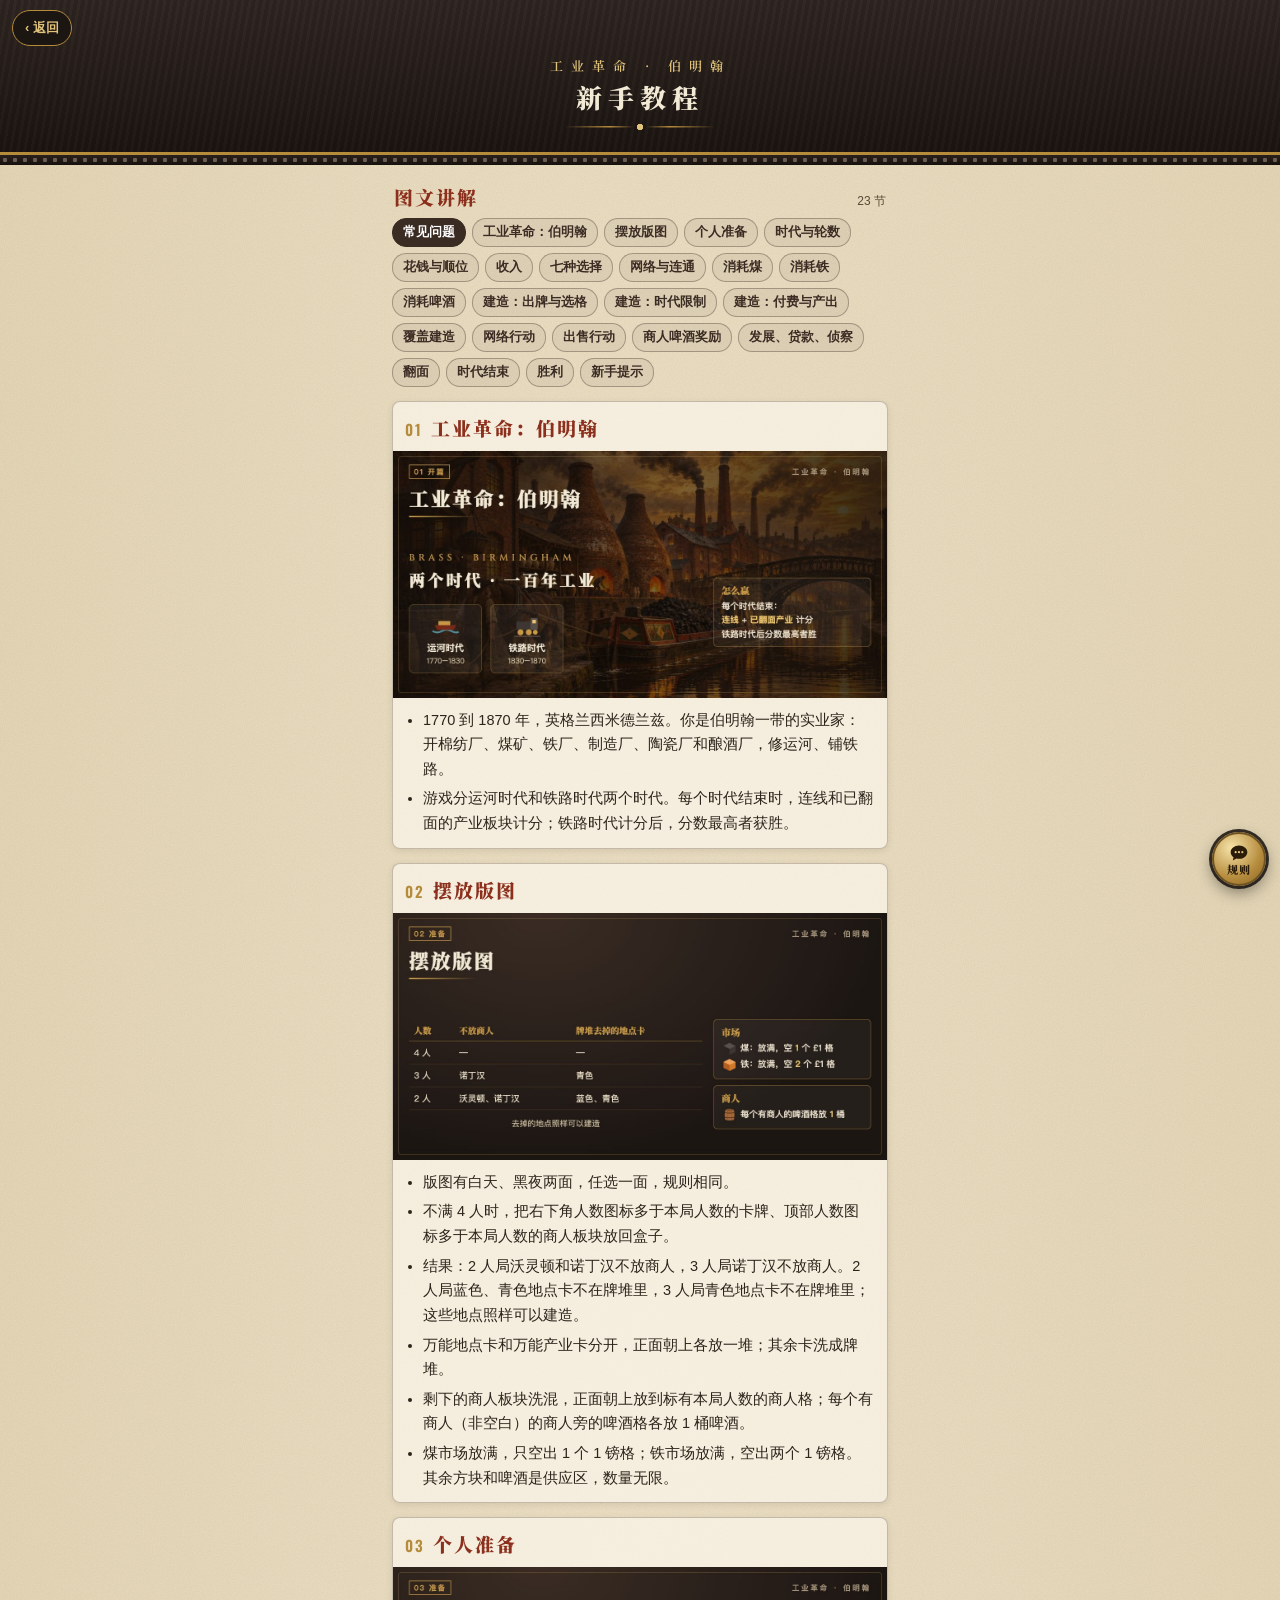
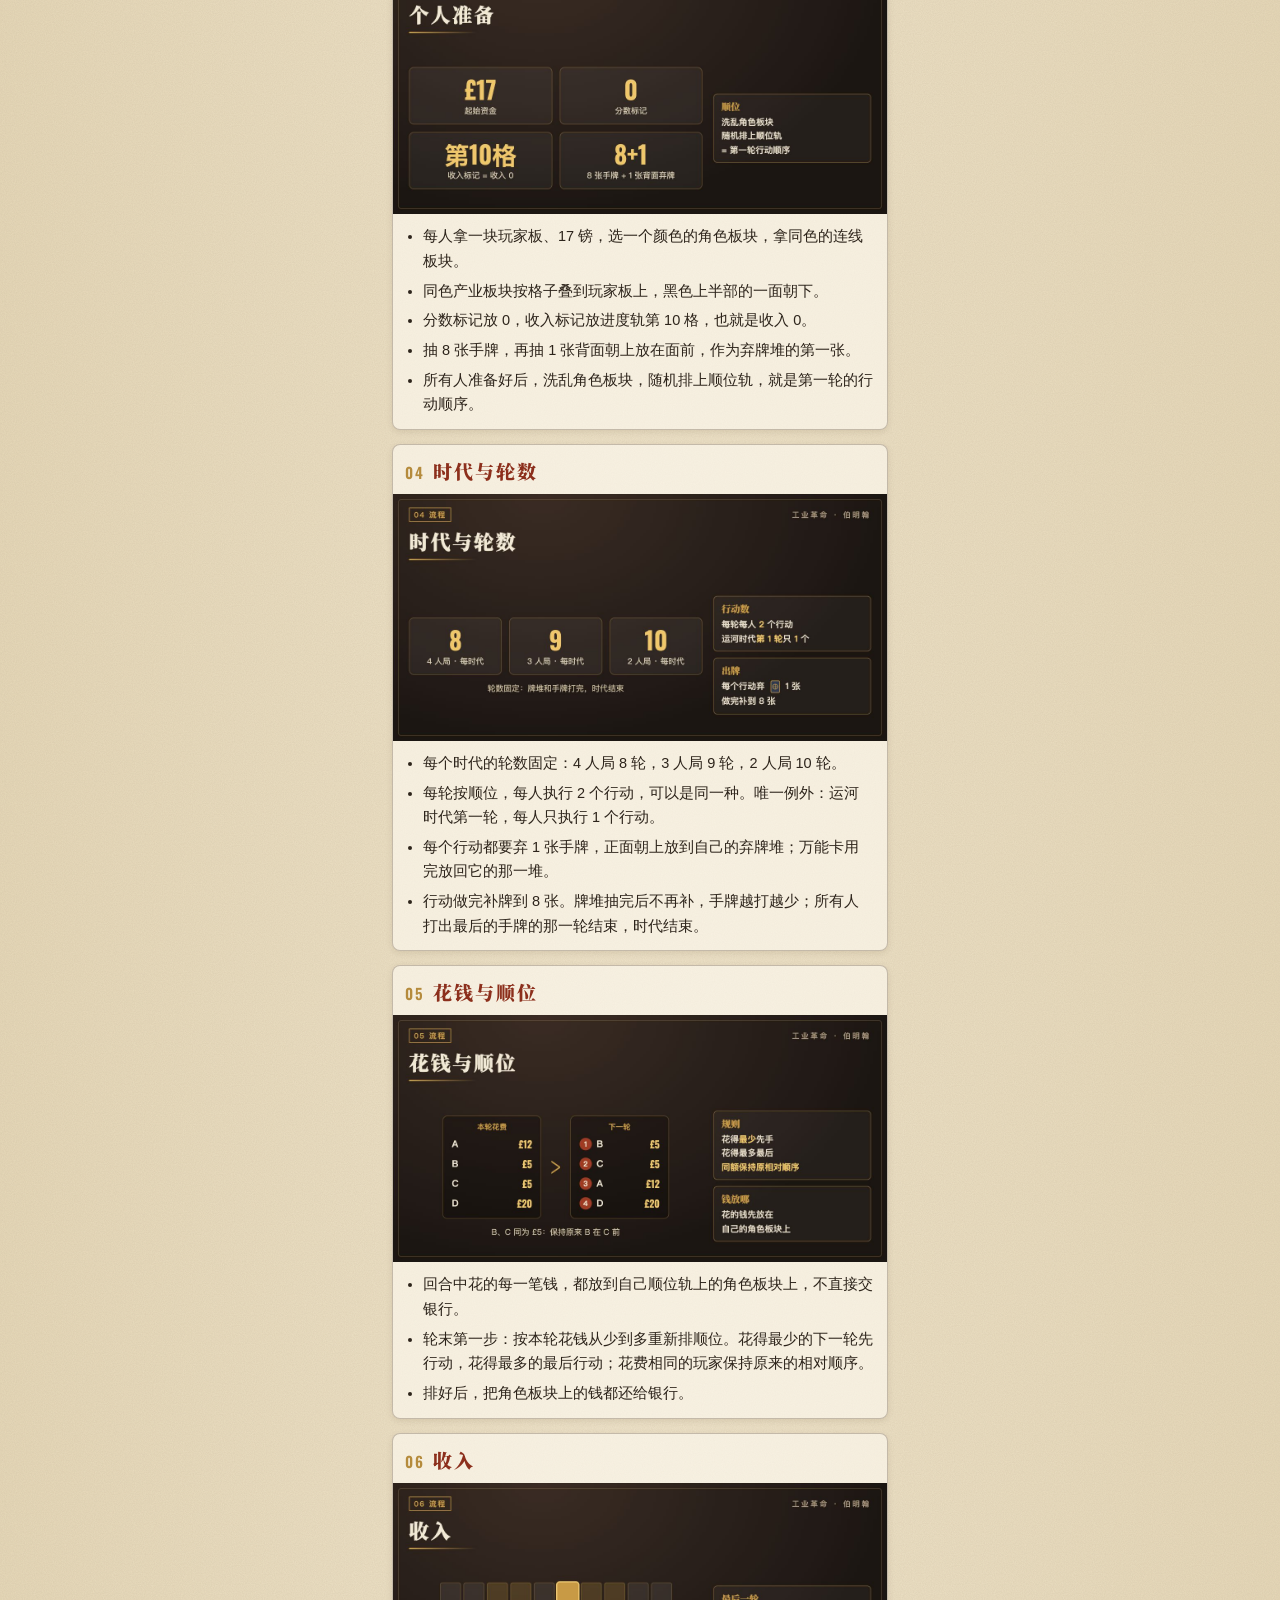
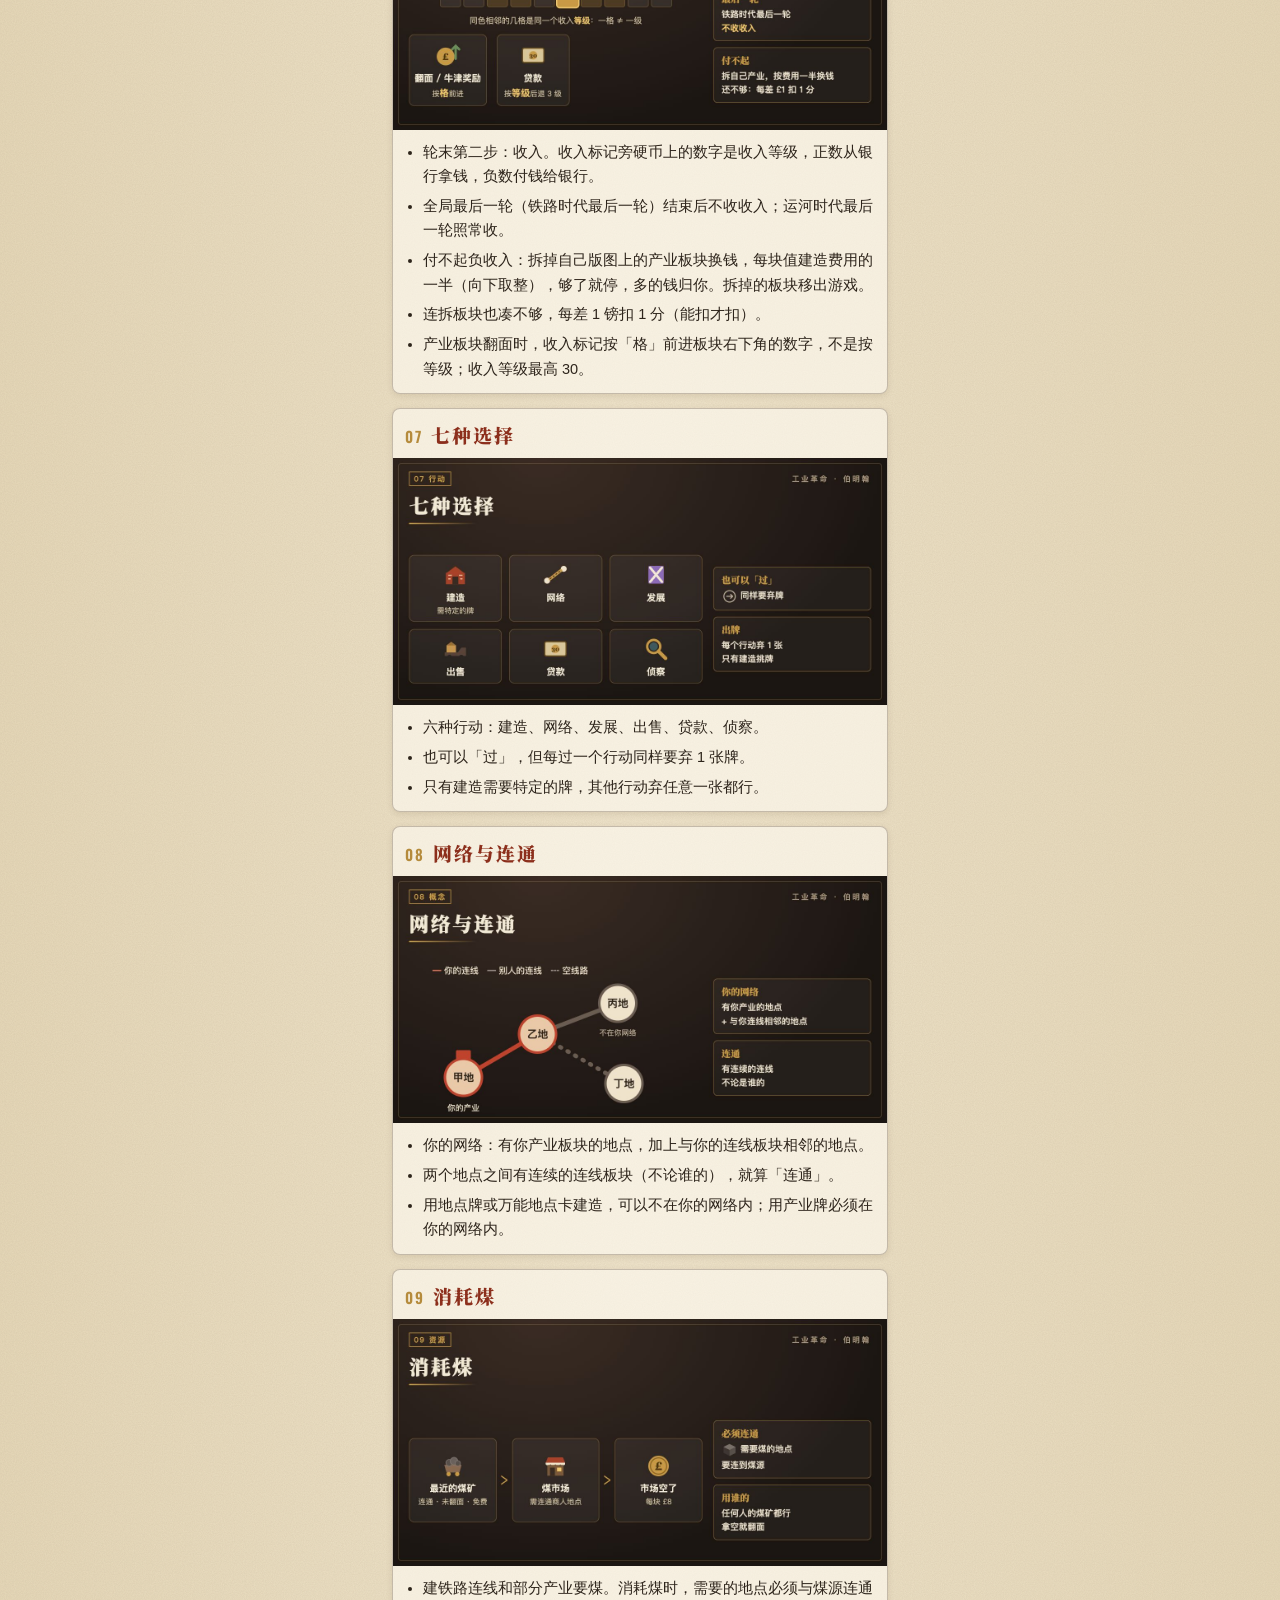
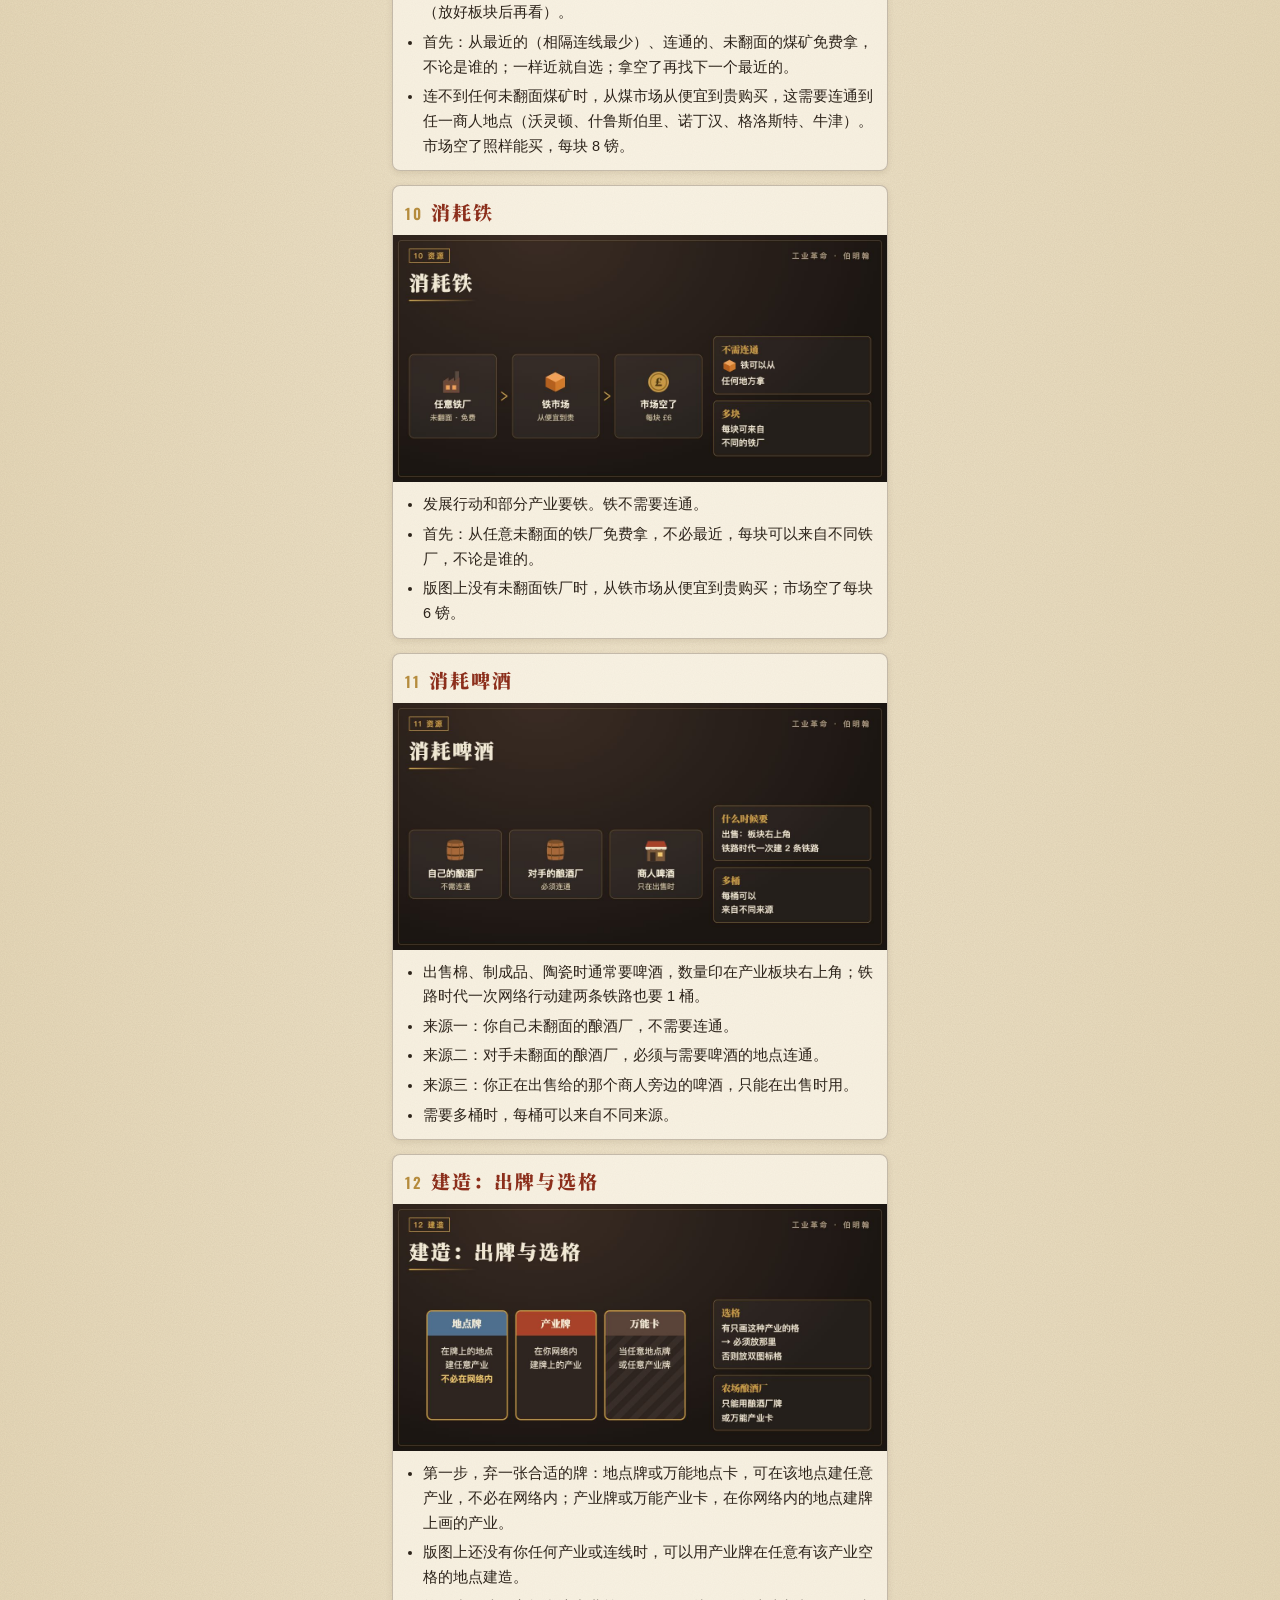
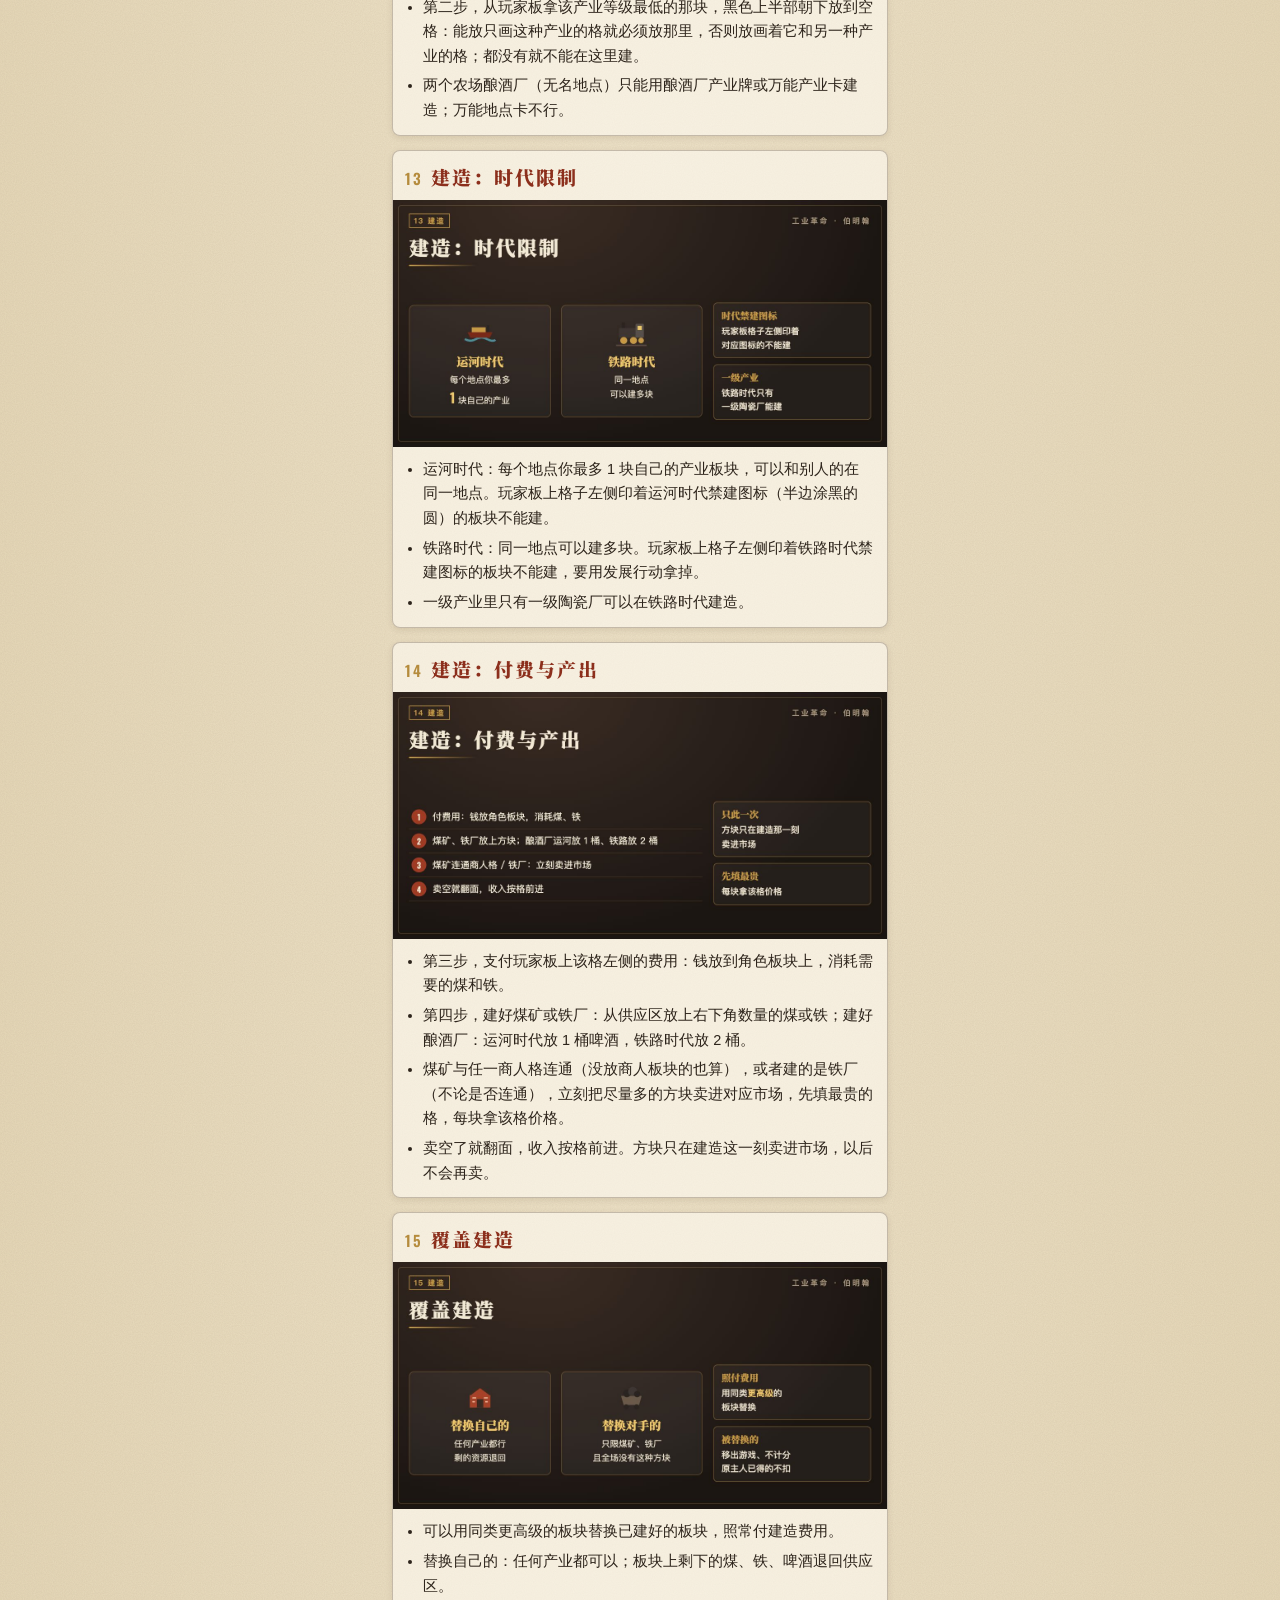
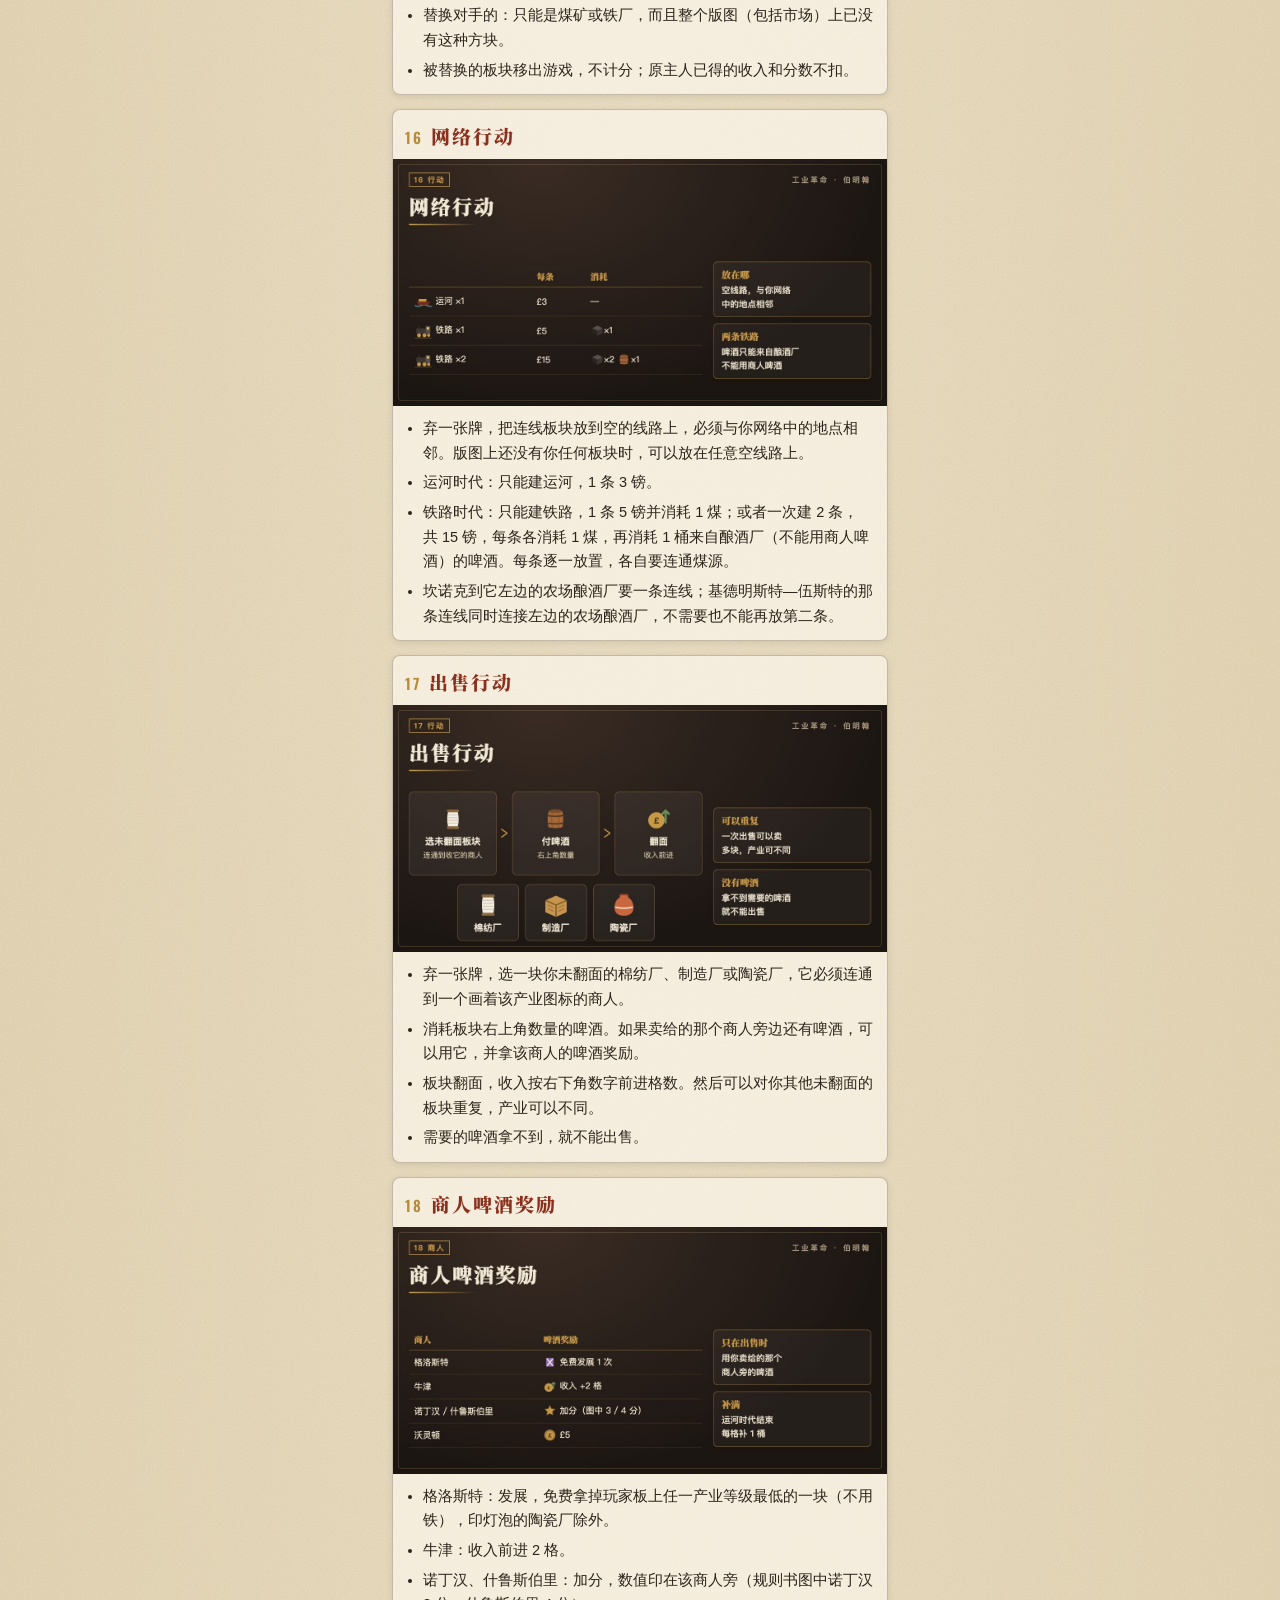
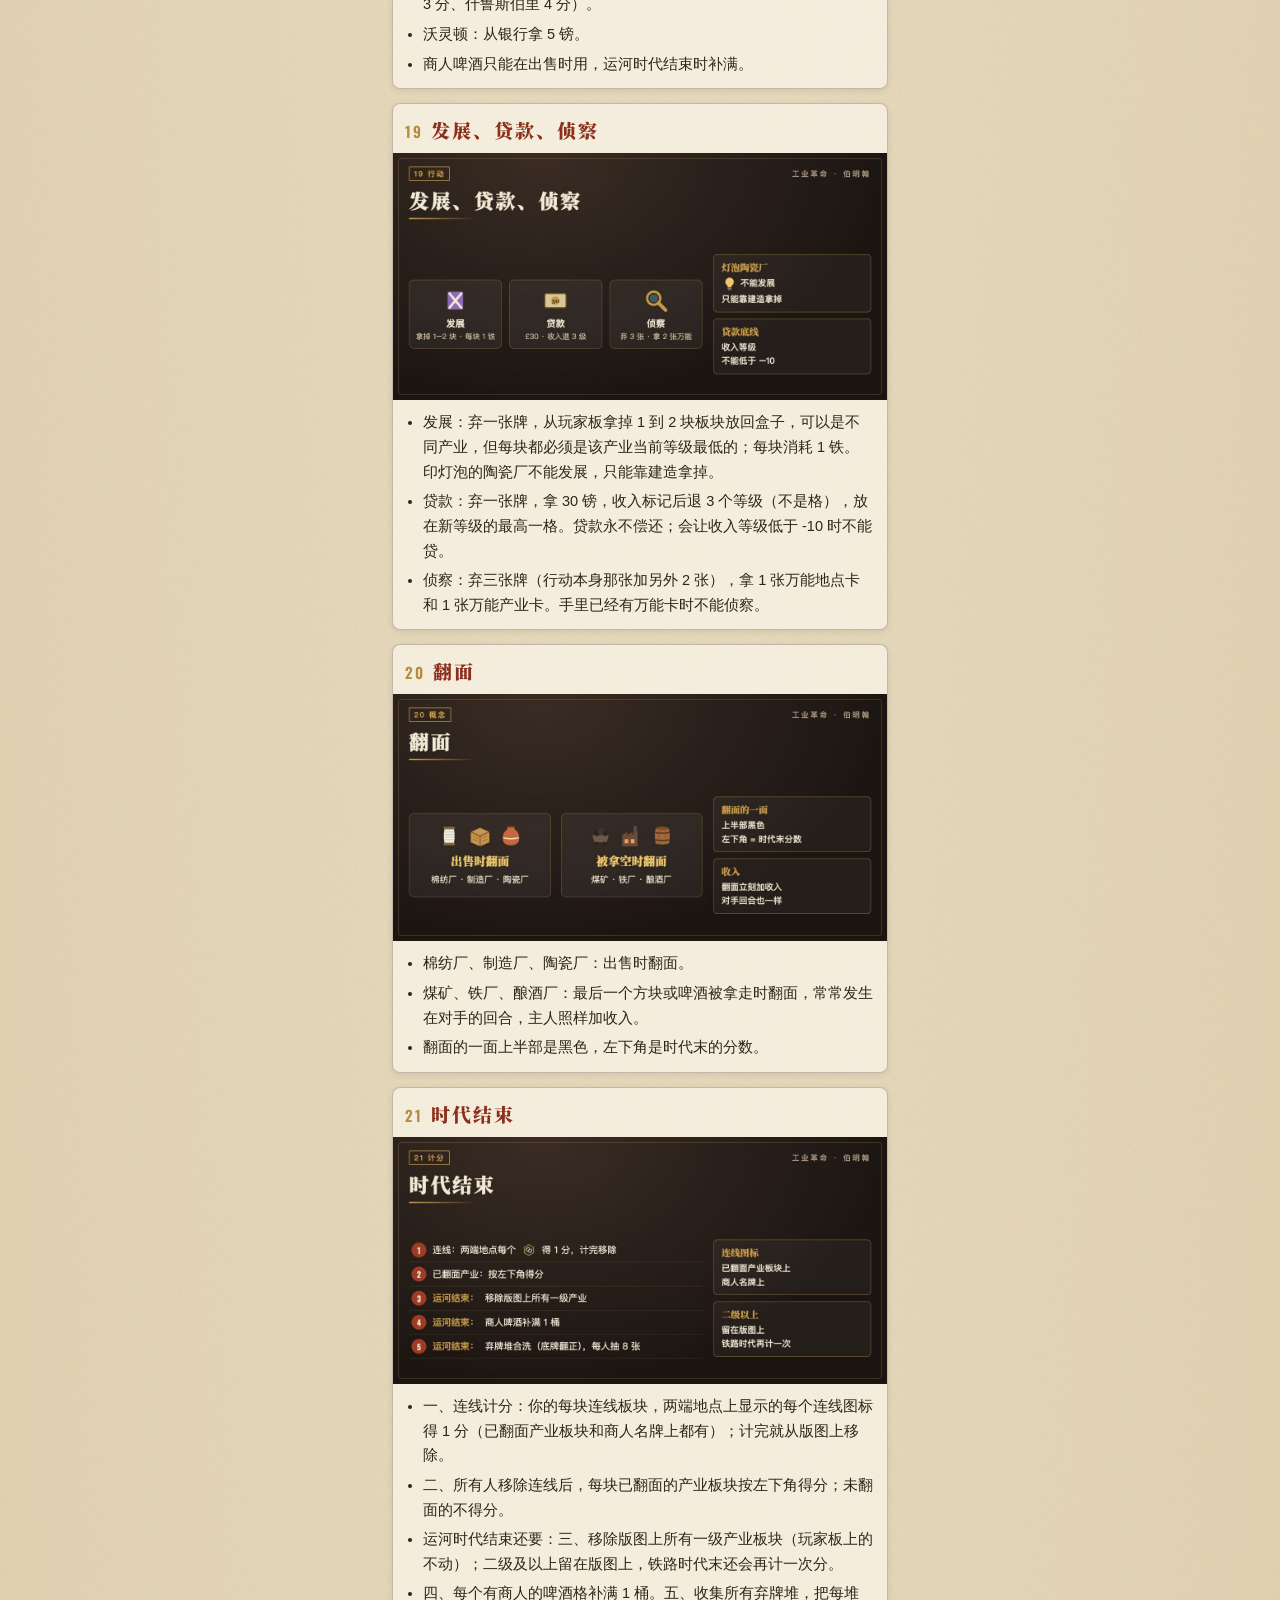
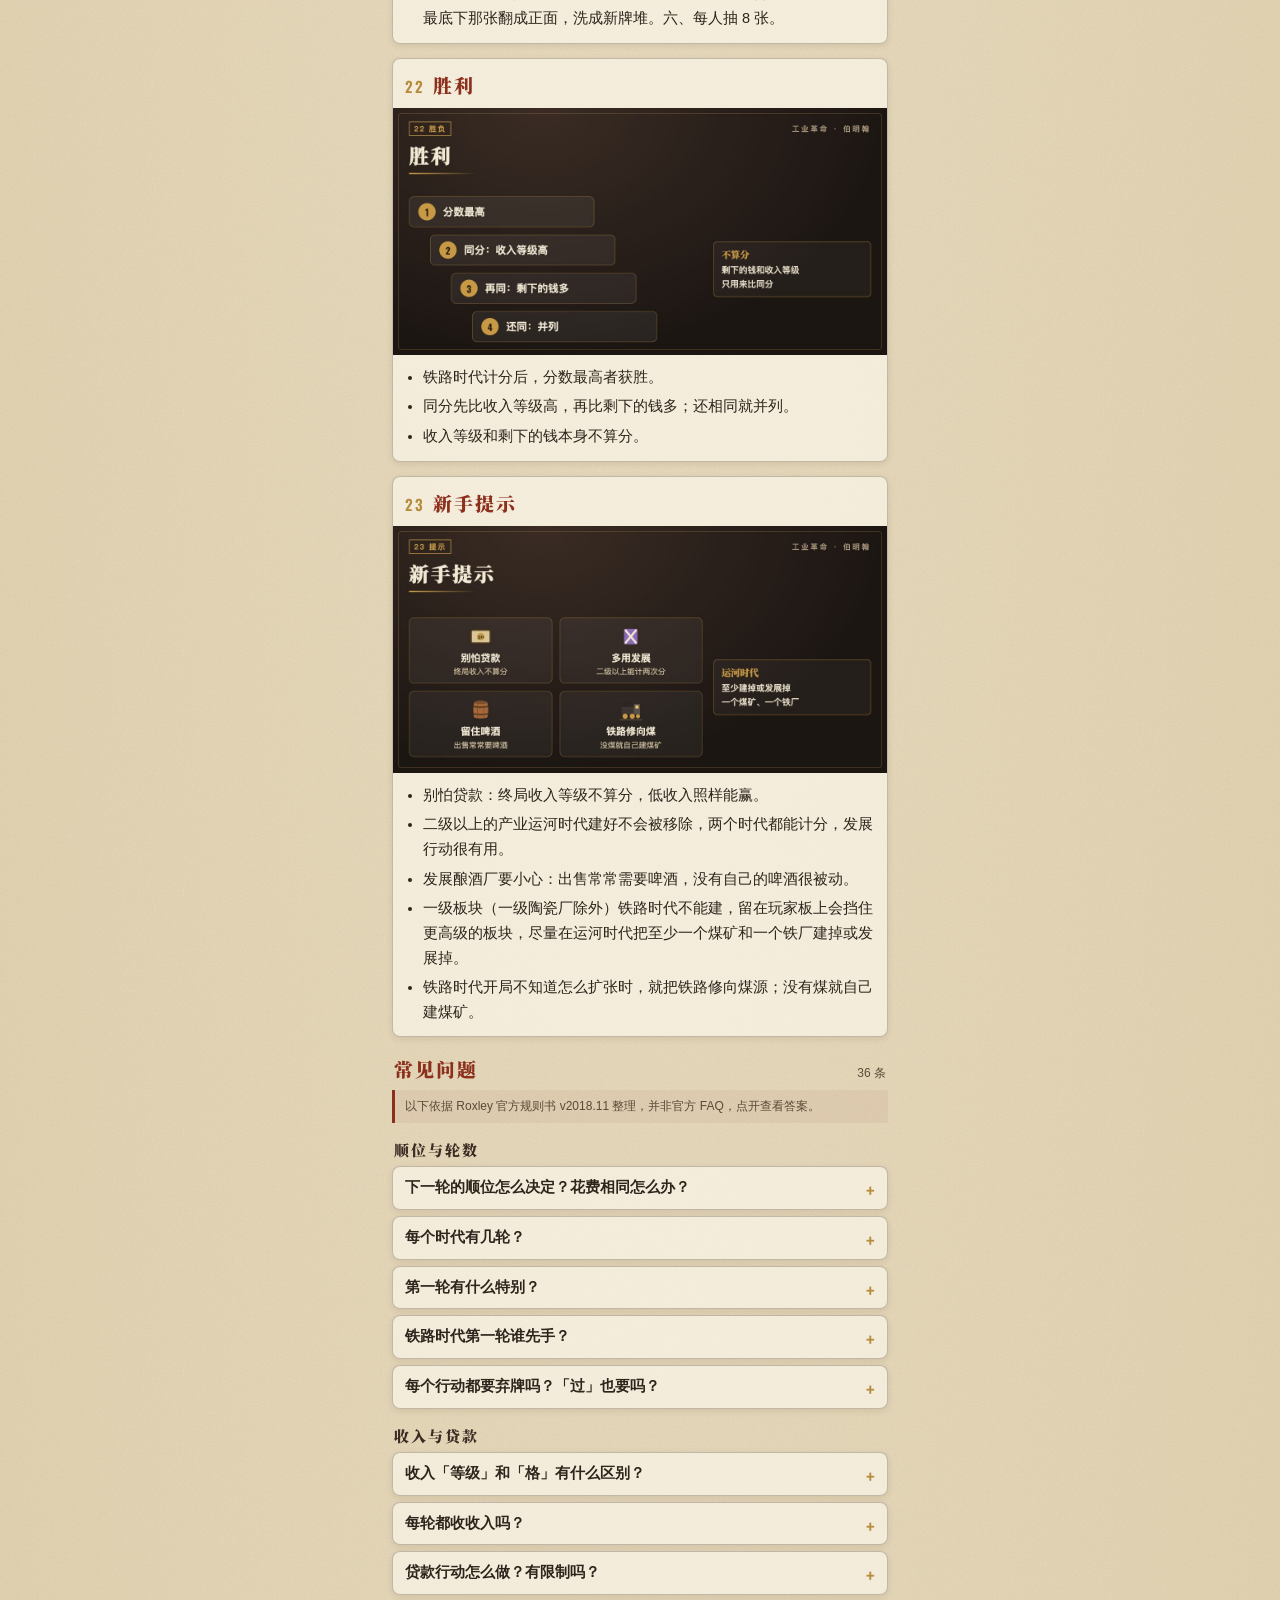
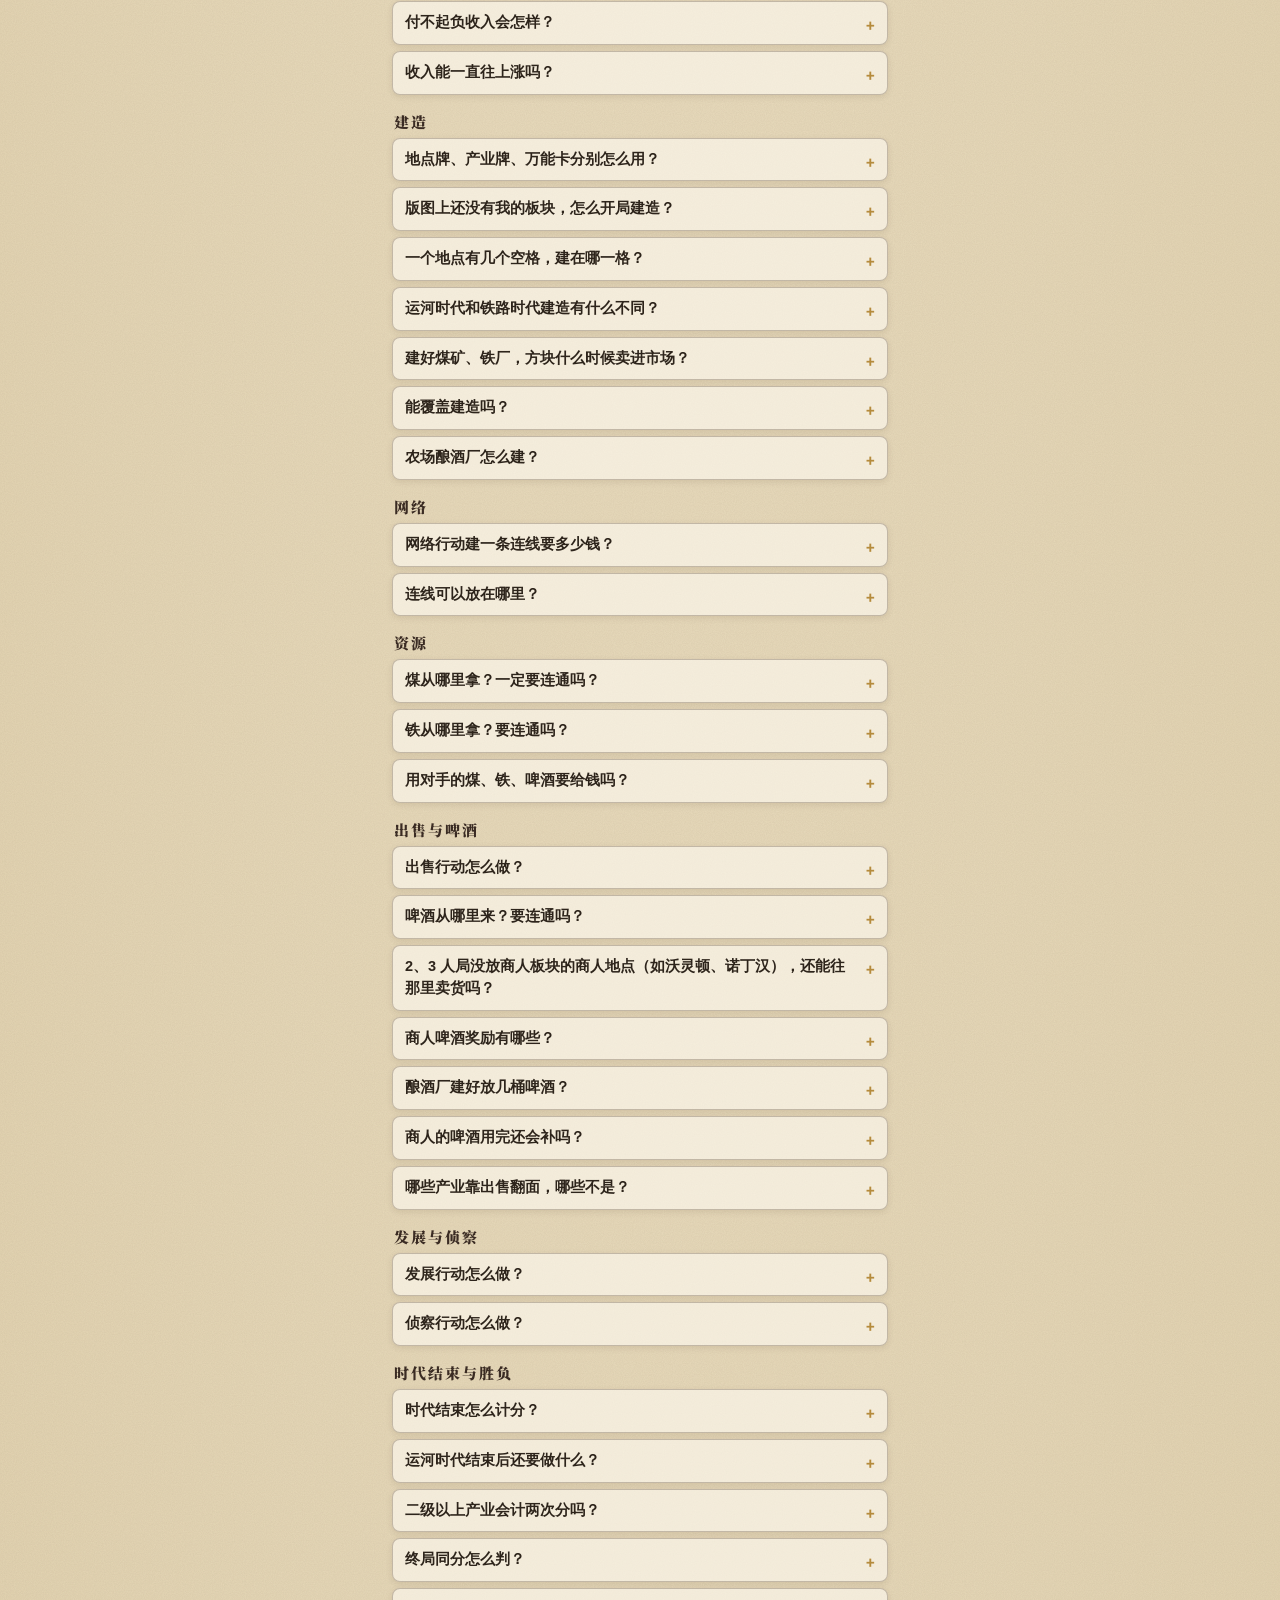
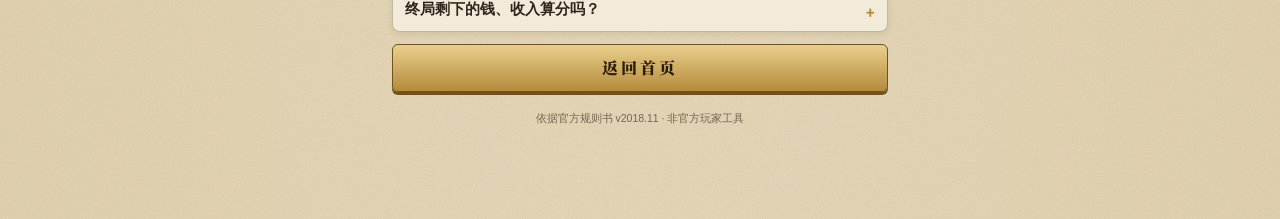
<file: public/guide.html>
<!doctype html>
<html lang="zh-CN">
<head>
<meta charset="utf-8">
<meta name="viewport" content="width=device-width,initial-scale=1,viewport-fit=cover">
<meta name="theme-color" content="#1c1613">
<title>新手教程 · 工业革命：伯明翰</title>
<meta property="og:title" content="新手教程 · 工业革命：伯明翰">
<meta property="og:image" content="https://bham.leisurecat.cloud/img/icon-512.jpg">
<link rel="icon" href="img/icon-64.png">
<link rel="apple-touch-icon" href="img/icon-180.png">
<link rel="preconnect" href="https://fonts.googleapis.com">
<link rel="preconnect" href="https://fonts.gstatic.com" crossorigin>
<link href="https://fonts.googleapis.com/css2?family=Oswald:wght@500;600&family=Noto+Serif+SC:wght@600;900&display=swap" rel="stylesheet">
<link rel="stylesheet" href="style.css">
</head>
<body>
<div style="position:absolute;width:0;height:0;overflow:hidden"><img src="img/icon-512.jpg" alt=""></div>
<div class="hero hero-nav"><a class="nav-back" href="/" data-html2canvas-ignore>‹ 返回</a><div class="en">工业革命 · 伯明翰</div><h1>新手教程</h1><div class="orn"></div></div><div class="band"></div>
<div class="wrap guide">
<h2 class="h">图文讲解<small>23 节</small></h2>
<nav class="toc"><a class="fqa" href="#faq">常见问题</a><a href="#s1">工业革命：伯明翰</a><a href="#s2">摆放版图</a><a href="#s3">个人准备</a><a href="#s4">时代与轮数</a><a href="#s5">花钱与顺位</a><a href="#s6">收入</a><a href="#s7">七种选择</a><a href="#s8">网络与连通</a><a href="#s9">消耗煤</a><a href="#s10">消耗铁</a><a href="#s11">消耗啤酒</a><a href="#s12">建造：出牌与选格</a><a href="#s13">建造：时代限制</a><a href="#s14">建造：付费与产出</a><a href="#s15">覆盖建造</a><a href="#s16">网络行动</a><a href="#s17">出售行动</a><a href="#s18">商人啤酒奖励</a><a href="#s19">发展、贷款、侦察</a><a href="#s20">翻面</a><a href="#s21">时代结束</a><a href="#s22">胜利</a><a href="#s23">新手提示</a></nav>
<section class="card gs" id="s1"><h2 class="h"><span><i>01</i>工业革命：伯明翰</span></h2>
<img src="guide/01.jpg" width="800" height="400" alt="工业革命：伯明翰" loading="eager"><ul><li>1770 到 1870 年，英格兰西米德兰兹。你是伯明翰一带的实业家：开棉纺厂、煤矿、铁厂、制造厂、陶瓷厂和酿酒厂，修运河、铺铁路。</li><li>游戏分运河时代和铁路时代两个时代。每个时代结束时，连线和已翻面的产业板块计分；铁路时代计分后，分数最高者获胜。</li></ul></section>
<section class="card gs" id="s2"><h2 class="h"><span><i>02</i>摆放版图</span></h2>
<img src="guide/02.jpg" width="800" height="400" alt="摆放版图" loading="eager"><ul><li>版图有白天、黑夜两面，任选一面，规则相同。</li><li>不满 4 人时，把右下角人数图标多于本局人数的卡牌、顶部人数图标多于本局人数的商人板块放回盒子。</li><li>结果：2 人局沃灵顿和诺丁汉不放商人，3 人局诺丁汉不放商人。2 人局蓝色、青色地点卡不在牌堆里，3 人局青色地点卡不在牌堆里；这些地点照样可以建造。</li><li>万能地点卡和万能产业卡分开，正面朝上各放一堆；其余卡洗成牌堆。</li><li>剩下的商人板块洗混，正面朝上放到标有本局人数的商人格；每个有商人（非空白）的商人旁的啤酒格各放 1 桶啤酒。</li><li>煤市场放满，只空出 1 个 1 镑格；铁市场放满，空出两个 1 镑格。其余方块和啤酒是供应区，数量无限。</li></ul></section>
<section class="card gs" id="s3"><h2 class="h"><span><i>03</i>个人准备</span></h2>
<img src="guide/03.jpg" width="800" height="400" alt="个人准备" loading="lazy"><ul><li>每人拿一块玩家板、17 镑，选一个颜色的角色板块，拿同色的连线板块。</li><li>同色产业板块按格子叠到玩家板上，黑色上半部的一面朝下。</li><li>分数标记放 0，收入标记放进度轨第 10 格，也就是收入 0。</li><li>抽 8 张手牌，再抽 1 张背面朝上放在面前，作为弃牌堆的第一张。</li><li>所有人准备好后，洗乱角色板块，随机排上顺位轨，就是第一轮的行动顺序。</li></ul></section>
<section class="card gs" id="s4"><h2 class="h"><span><i>04</i>时代与轮数</span></h2>
<img src="guide/04.jpg" width="800" height="400" alt="时代与轮数" loading="lazy"><ul><li>每个时代的轮数固定：4 人局 8 轮，3 人局 9 轮，2 人局 10 轮。</li><li>每轮按顺位，每人执行 2 个行动，可以是同一种。唯一例外：运河时代第一轮，每人只执行 1 个行动。</li><li>每个行动都要弃 1 张手牌，正面朝上放到自己的弃牌堆；万能卡用完放回它的那一堆。</li><li>行动做完补牌到 8 张。牌堆抽完后不再补，手牌越打越少；所有人打出最后的手牌的那一轮结束，时代结束。</li></ul></section>
<section class="card gs" id="s5"><h2 class="h"><span><i>05</i>花钱与顺位</span></h2>
<img src="guide/05.jpg" width="800" height="400" alt="花钱与顺位" loading="lazy"><ul><li>回合中花的每一笔钱，都放到自己顺位轨上的角色板块上，不直接交银行。</li><li>轮末第一步：按本轮花钱从少到多重新排顺位。花得最少的下一轮先行动，花得最多的最后行动；花费相同的玩家保持原来的相对顺序。</li><li>排好后，把角色板块上的钱都还给银行。</li></ul></section>
<section class="card gs" id="s6"><h2 class="h"><span><i>06</i>收入</span></h2>
<img src="guide/06.jpg" width="800" height="400" alt="收入" loading="lazy"><ul><li>轮末第二步：收入。收入标记旁硬币上的数字是收入等级，正数从银行拿钱，负数付钱给银行。</li><li>全局最后一轮（铁路时代最后一轮）结束后不收收入；运河时代最后一轮照常收。</li><li>付不起负收入：拆掉自己版图上的产业板块换钱，每块值建造费用的一半（向下取整），够了就停，多的钱归你。拆掉的板块移出游戏。</li><li>连拆板块也凑不够，每差 1 镑扣 1 分（能扣才扣）。</li><li>产业板块翻面时，收入标记按「格」前进板块右下角的数字，不是按等级；收入等级最高 30。</li></ul></section>
<section class="card gs" id="s7"><h2 class="h"><span><i>07</i>七种选择</span></h2>
<img src="guide/07.jpg" width="800" height="400" alt="七种选择" loading="lazy"><ul><li>六种行动：建造、网络、发展、出售、贷款、侦察。</li><li>也可以「过」，但每过一个行动同样要弃 1 张牌。</li><li>只有建造需要特定的牌，其他行动弃任意一张都行。</li></ul></section>
<section class="card gs" id="s8"><h2 class="h"><span><i>08</i>网络与连通</span></h2>
<img src="guide/08.jpg" width="800" height="400" alt="网络与连通" loading="lazy"><ul><li>你的网络：有你产业板块的地点，加上与你的连线板块相邻的地点。</li><li>两个地点之间有连续的连线板块（不论谁的），就算「连通」。</li><li>用地点牌或万能地点卡建造，可以不在你的网络内；用产业牌必须在你的网络内。</li></ul></section>
<section class="card gs" id="s9"><h2 class="h"><span><i>09</i>消耗煤</span></h2>
<img src="guide/09.jpg" width="800" height="400" alt="消耗煤" loading="lazy"><ul><li>建铁路连线和部分产业要煤。消耗煤时，需要的地点必须与煤源连通（放好板块后再看）。</li><li>首先：从最近的（相隔连线最少）、连通的、未翻面的煤矿免费拿，不论是谁的；一样近就自选；拿空了再找下一个最近的。</li><li>连不到任何未翻面煤矿时，从煤市场从便宜到贵购买，这需要连通到任一商人地点（沃灵顿、什鲁斯伯里、诺丁汉、格洛斯特、牛津）。市场空了照样能买，每块 8 镑。</li></ul></section>
<section class="card gs" id="s10"><h2 class="h"><span><i>10</i>消耗铁</span></h2>
<img src="guide/10.jpg" width="800" height="400" alt="消耗铁" loading="lazy"><ul><li>发展行动和部分产业要铁。铁不需要连通。</li><li>首先：从任意未翻面的铁厂免费拿，不必最近，每块可以来自不同铁厂，不论是谁的。</li><li>版图上没有未翻面铁厂时，从铁市场从便宜到贵购买；市场空了每块 6 镑。</li></ul></section>
<section class="card gs" id="s11"><h2 class="h"><span><i>11</i>消耗啤酒</span></h2>
<img src="guide/11.jpg" width="800" height="400" alt="消耗啤酒" loading="lazy"><ul><li>出售棉、制成品、陶瓷时通常要啤酒，数量印在产业板块右上角；铁路时代一次网络行动建两条铁路也要 1 桶。</li><li>来源一：你自己未翻面的酿酒厂，不需要连通。</li><li>来源二：对手未翻面的酿酒厂，必须与需要啤酒的地点连通。</li><li>来源三：你正在出售给的那个商人旁边的啤酒，只能在出售时用。</li><li>需要多桶时，每桶可以来自不同来源。</li></ul></section>
<section class="card gs" id="s12"><h2 class="h"><span><i>12</i>建造：出牌与选格</span></h2>
<img src="guide/12.jpg" width="800" height="400" alt="建造：出牌与选格" loading="lazy"><ul><li>第一步，弃一张合适的牌：地点牌或万能地点卡，可在该地点建任意产业，不必在网络内；产业牌或万能产业卡，在你网络内的地点建牌上画的产业。</li><li>版图上还没有你任何产业或连线时，可以用产业牌在任意有该产业空格的地点建造。</li><li>第二步，从玩家板拿该产业等级最低的那块，黑色上半部朝下放到空格：能放只画这种产业的格就必须放那里，否则放画着它和另一种产业的格；都没有就不能在这里建。</li><li>两个农场酿酒厂（无名地点）只能用酿酒厂产业牌或万能产业卡建造；万能地点卡不行。</li></ul></section>
<section class="card gs" id="s13"><h2 class="h"><span><i>13</i>建造：时代限制</span></h2>
<img src="guide/13.jpg" width="800" height="400" alt="建造：时代限制" loading="lazy"><ul><li>运河时代：每个地点你最多 1 块自己的产业板块，可以和别人的在同一地点。玩家板上格子左侧印着运河时代禁建图标（半边涂黑的圆）的板块不能建。</li><li>铁路时代：同一地点可以建多块。玩家板上格子左侧印着铁路时代禁建图标的板块不能建，要用发展行动拿掉。</li><li>一级产业里只有一级陶瓷厂可以在铁路时代建造。</li></ul></section>
<section class="card gs" id="s14"><h2 class="h"><span><i>14</i>建造：付费与产出</span></h2>
<img src="guide/14.jpg" width="800" height="400" alt="建造：付费与产出" loading="lazy"><ul><li>第三步，支付玩家板上该格左侧的费用：钱放到角色板块上，消耗需要的煤和铁。</li><li>第四步，建好煤矿或铁厂：从供应区放上右下角数量的煤或铁；建好酿酒厂：运河时代放 1 桶啤酒，铁路时代放 2 桶。</li><li>煤矿与任一商人格连通（没放商人板块的也算），或者建的是铁厂（不论是否连通），立刻把尽量多的方块卖进对应市场，先填最贵的格，每块拿该格价格。</li><li>卖空了就翻面，收入按格前进。方块只在建造这一刻卖进市场，以后不会再卖。</li></ul></section>
<section class="card gs" id="s15"><h2 class="h"><span><i>15</i>覆盖建造</span></h2>
<img src="guide/15.jpg" width="800" height="400" alt="覆盖建造" loading="lazy"><ul><li>可以用同类更高级的板块替换已建好的板块，照常付建造费用。</li><li>替换自己的：任何产业都可以；板块上剩下的煤、铁、啤酒退回供应区。</li><li>替换对手的：只能是煤矿或铁厂，而且整个版图（包括市场）上已没有这种方块。</li><li>被替换的板块移出游戏，不计分；原主人已得的收入和分数不扣。</li></ul></section>
<section class="card gs" id="s16"><h2 class="h"><span><i>16</i>网络行动</span></h2>
<img src="guide/16.jpg" width="800" height="400" alt="网络行动" loading="lazy"><ul><li>弃一张牌，把连线板块放到空的线路上，必须与你网络中的地点相邻。版图上还没有你任何板块时，可以放在任意空线路上。</li><li>运河时代：只能建运河，1 条 3 镑。</li><li>铁路时代：只能建铁路，1 条 5 镑并消耗 1 煤；或者一次建 2 条，共 15 镑，每条各消耗 1 煤，再消耗 1 桶来自酿酒厂（不能用商人啤酒）的啤酒。每条逐一放置，各自要连通煤源。</li><li>坎诺克到它左边的农场酿酒厂要一条连线；基德明斯特—伍斯特的那条连线同时连接左边的农场酿酒厂，不需要也不能再放第二条。</li></ul></section>
<section class="card gs" id="s17"><h2 class="h"><span><i>17</i>出售行动</span></h2>
<img src="guide/17.jpg" width="800" height="400" alt="出售行动" loading="lazy"><ul><li>弃一张牌，选一块你未翻面的棉纺厂、制造厂或陶瓷厂，它必须连通到一个画着该产业图标的商人。</li><li>消耗板块右上角数量的啤酒。如果卖给的那个商人旁边还有啤酒，可以用它，并拿该商人的啤酒奖励。</li><li>板块翻面，收入按右下角数字前进格数。然后可以对你其他未翻面的板块重复，产业可以不同。</li><li>需要的啤酒拿不到，就不能出售。</li></ul></section>
<section class="card gs" id="s18"><h2 class="h"><span><i>18</i>商人啤酒奖励</span></h2>
<img src="guide/18.jpg" width="800" height="400" alt="商人啤酒奖励" loading="lazy"><ul><li>格洛斯特：发展，免费拿掉玩家板上任一产业等级最低的一块（不用铁），印灯泡的陶瓷厂除外。</li><li>牛津：收入前进 2 格。</li><li>诺丁汉、什鲁斯伯里：加分，数值印在该商人旁（规则书图中诺丁汉 3 分、什鲁斯伯里 4 分）。</li><li>沃灵顿：从银行拿 5 镑。</li><li>商人啤酒只能在出售时用，运河时代结束时补满。</li></ul></section>
<section class="card gs" id="s19"><h2 class="h"><span><i>19</i>发展、贷款、侦察</span></h2>
<img src="guide/19.jpg" width="800" height="400" alt="发展、贷款、侦察" loading="lazy"><ul><li>发展：弃一张牌，从玩家板拿掉 1 到 2 块板块放回盒子，可以是不同产业，但每块都必须是该产业当前等级最低的；每块消耗 1 铁。印灯泡的陶瓷厂不能发展，只能靠建造拿掉。</li><li>贷款：弃一张牌，拿 30 镑，收入标记后退 3 个等级（不是格），放在新等级的最高一格。贷款永不偿还；会让收入等级低于 -10 时不能贷。</li><li>侦察：弃三张牌（行动本身那张加另外 2 张），拿 1 张万能地点卡和 1 张万能产业卡。手里已经有万能卡时不能侦察。</li></ul></section>
<section class="card gs" id="s20"><h2 class="h"><span><i>20</i>翻面</span></h2>
<img src="guide/20.jpg" width="800" height="400" alt="翻面" loading="lazy"><ul><li>棉纺厂、制造厂、陶瓷厂：出售时翻面。</li><li>煤矿、铁厂、酿酒厂：最后一个方块或啤酒被拿走时翻面，常常发生在对手的回合，主人照样加收入。</li><li>翻面的一面上半部是黑色，左下角是时代末的分数。</li></ul></section>
<section class="card gs" id="s21"><h2 class="h"><span><i>21</i>时代结束</span></h2>
<img src="guide/21.jpg" width="800" height="400" alt="时代结束" loading="lazy"><ul><li>一、连线计分：你的每块连线板块，两端地点上显示的每个连线图标得 1 分（已翻面产业板块和商人名牌上都有）；计完就从版图上移除。</li><li>二、所有人移除连线后，每块已翻面的产业板块按左下角得分；未翻面的不得分。</li><li>运河时代结束还要：三、移除版图上所有一级产业板块（玩家板上的不动）；二级及以上留在版图上，铁路时代末还会再计一次分。</li><li>四、每个有商人的啤酒格补满 1 桶。五、收集所有弃牌堆，把每堆最底下那张翻成正面，洗成新牌堆。六、每人抽 8 张。</li></ul></section>
<section class="card gs" id="s22"><h2 class="h"><span><i>22</i>胜利</span></h2>
<img src="guide/22.jpg" width="800" height="400" alt="胜利" loading="lazy"><ul><li>铁路时代计分后，分数最高者获胜。</li><li>同分先比收入等级高，再比剩下的钱多；还相同就并列。</li><li>收入等级和剩下的钱本身不算分。</li></ul></section>
<section class="card gs" id="s23"><h2 class="h"><span><i>23</i>新手提示</span></h2>
<img src="guide/23.jpg" width="800" height="400" alt="新手提示" loading="lazy"><ul><li>别怕贷款：终局收入等级不算分，低收入照样能赢。</li><li>二级以上的产业运河时代建好不会被移除，两个时代都能计分，发展行动很有用。</li><li>发展酿酒厂要小心：出售常常需要啤酒，没有自己的啤酒很被动。</li><li>一级板块（一级陶瓷厂除外）铁路时代不能建，留在玩家板上会挡住更高级的板块，尽量在运河时代把至少一个煤矿和一个铁厂建掉或发展掉。</li><li>铁路时代开局不知道怎么扩张时，就把铁路修向煤源；没有煤就自己建煤矿。</li></ul></section>
<h2 class="h" id="faq">常见问题<small>36 条</small></h2>
<p class="note">以下依据 Roxley 官方规则书 v2018.11 整理，并非官方 FAQ，点开查看答案。</p>
<h3 class="fq-cat">顺位与轮数</h3><details class="card fq"><summary>下一轮的顺位怎么决定？花费相同怎么办？</summary><p>每轮结束时，按本轮花的钱从少到多重新排列顺位轨上的角色板块：花得最少的下一轮先行动，花得最多的最后行动；花费相同的玩家保持原来的相对顺序。行动中花的钱都先放在自己的角色板块上，排完顺位再还给银行。 <a href="https://cdn.shopify.com/s/files/1/0246/2190/8043/files/Brass-Birmingham-Rulebook.pdf" target="_blank" rel="noopener">来源：规则书</a></p></details><details class="card fq"><summary>每个时代有几轮？</summary><p>轮数随人数固定：4 人局每个时代 8 轮，3 人局 9 轮，2 人局 10 轮。时代在所有玩家打出最后的手牌的那一轮结束。 <a href="https://cdn.shopify.com/s/files/1/0246/2190/8043/files/Brass-Birmingham-Rulebook.pdf" target="_blank" rel="noopener">来源：规则书</a></p></details><details class="card fq"><summary>第一轮有什么特别？</summary><p>运河时代第一轮，每人只执行 1 个行动；之后每轮每人 2 个行动，可以重复同一种。第一轮的顺位是开局时随机排的。 <a href="https://cdn.shopify.com/s/files/1/0246/2190/8043/files/Brass-Birmingham-Rulebook.pdf" target="_blank" rel="noopener">来源：规则书</a></p></details><details class="card fq"><summary>铁路时代第一轮谁先手？</summary><p>规则书没有为铁路时代另定顺位：运河时代最后一轮结束时照常按花费排顺位，这个顺序就是铁路时代第一轮的顺序。铁路时代第一轮每人照常执行 2 个行动。 <a href="https://cdn.shopify.com/s/files/1/0246/2190/8043/files/Brass-Birmingham-Rulebook.pdf" target="_blank" rel="noopener">来源：规则书</a></p></details><details class="card fq"><summary>每个行动都要弃牌吗？「过」也要吗？</summary><p>要。每个行动都要弃 1 张手牌（侦察要弃 3 张），选择「过」也要为每个跳过的行动弃 1 张。万能卡用完放回它的那一堆，不进弃牌堆。 <a href="https://cdn.shopify.com/s/files/1/0246/2190/8043/files/Brass-Birmingham-Rulebook.pdf" target="_blank" rel="noopener">来源：规则书</a></p></details><h3 class="fq-cat">收入与贷款</h3><details class="card fq"><summary>收入「等级」和「格」有什么区别？</summary><p>进度轨上收入标记旁硬币的数字是收入等级，每轮按等级拿钱或付钱。产业翻面、牛津商人奖励让收入按「格」前进，一次前进几格可能只升一两级；贷款按「等级」后退 3 级，标记放在新等级的最高一格。 <a href="https://cdn.shopify.com/s/files/1/0246/2190/8043/files/Brass-Birmingham-Rulebook.pdf" target="_blank" rel="noopener">来源：规则书</a></p></details><details class="card fq"><summary>每轮都收收入吗？</summary><p>每轮结束、排完顺位后收收入；唯一例外是全局最后一轮（铁路时代最后一轮）结束后不收。运河时代最后一轮照常收。 <a href="https://cdn.shopify.com/s/files/1/0246/2190/8043/files/Brass-Birmingham-Rulebook.pdf" target="_blank" rel="noopener">来源：规则书</a></p></details><details class="card fq"><summary>贷款行动怎么做？有限制吗？</summary><p>弃 1 张任意牌，从银行拿 30 镑，收入标记后退 3 个收入等级（不是 3 格），放在新等级的最高一格。贷款永不偿还。如果贷款会让收入等级低于 -10，就不能贷款。 <a href="https://cdn.shopify.com/s/files/1/0246/2190/8043/files/Brass-Birmingham-Rulebook.pdf" target="_blank" rel="noopener">来源：规则书</a></p></details><details class="card fq"><summary>付不起负收入会怎样？</summary><p>必须从版图上拆掉自己的产业板块（不能拆连线）换钱，每块值它建造费用的一半，向下取整；凑够就停，多出的钱归你，拆掉的板块移出游戏。连拆板块也凑不够，每差 1 镑扣 1 分（有分才扣）。 <a href="https://cdn.shopify.com/s/files/1/0246/2190/8043/files/Brass-Birmingham-Rulebook.pdf" target="_blank" rel="noopener">来源：规则书</a></p></details><details class="card fq"><summary>收入能一直往上涨吗？</summary><p>不能，收入等级最高 30。 <a href="https://cdn.shopify.com/s/files/1/0246/2190/8043/files/Brass-Birmingham-Rulebook.pdf" target="_blank" rel="noopener">来源：规则书</a></p></details><h3 class="fq-cat">建造</h3><details class="card fq"><summary>地点牌、产业牌、万能卡分别怎么用？</summary><p>地点牌或万能地点卡：在牌上的地点建任意可建的产业，不必在你的网络内。产业牌或万能产业卡：在你网络内的地点建牌上画的产业。只有建造需要特定的牌，其他行动弃任意牌都行。 <a href="https://cdn.shopify.com/s/files/1/0246/2190/8043/files/Brass-Birmingham-Rulebook.pdf" target="_blank" rel="noopener">来源：规则书</a></p></details><details class="card fq"><summary>版图上还没有我的板块，怎么开局建造？</summary><p>版图上没有你任何产业或连线板块时，可以用产业牌在任意有该产业空格的地点建造；也可以用任意一张牌做网络行动，把连线放在任意空线路上（建铁路仍要消耗煤）。 <a href="https://cdn.shopify.com/s/files/1/0246/2190/8043/files/Brass-Birmingham-Rulebook.pdf" target="_blank" rel="noopener">来源：规则书</a></p></details><details class="card fq"><summary>一个地点有几个空格，建在哪一格？</summary><p>有只画着这种产业图标的空格，就必须建在那里；没有才建在画着该产业和另一种产业的格；都没有就不能在这个地点建（覆盖建造除外）。拿的永远是玩家板上该产业等级最低的板块。 <a href="https://cdn.shopify.com/s/files/1/0246/2190/8043/files/Brass-Birmingham-Rulebook.pdf" target="_blank" rel="noopener">来源：规则书</a></p></details><details class="card fq"><summary>运河时代和铁路时代建造有什么不同？</summary><p>运河时代每个地点你最多只能有 1 块自己的产业板块（可以和别人的在同一地点）；铁路时代没有这个限制。玩家板上格子左侧印着时代禁建图标的板块，在对应时代不能建；一级产业里只有一级陶瓷厂能在铁路时代建造。 <a href="https://cdn.shopify.com/s/files/1/0246/2190/8043/files/Brass-Birmingham-Rulebook.pdf" target="_blank" rel="noopener">来源：规则书</a></p></details><details class="card fq"><summary>建好煤矿、铁厂，方块什么时候卖进市场？</summary><p>只在建造的那一刻：煤矿连通到任一商人格（没放商人板块的也算），或者建的是铁厂（不需要连通），就立刻把尽量多的方块卖进对应市场，先填最贵的格，每块拿该格价格。卖空就翻面加收入。之后不会再卖进市场。 <a href="https://cdn.shopify.com/s/files/1/0246/2190/8043/files/Brass-Birmingham-Rulebook.pdf" target="_blank" rel="noopener">来源：规则书</a></p></details><details class="card fq"><summary>能覆盖建造吗？</summary><p>可以用同类更高级的板块替换已建好的板块，照常付费用。自己的产业都能替换，上面剩的资源退回供应区；对手的只能替换煤矿或铁厂，并且整个版图（包括市场）上已经没有这种方块。被替换的板块移出游戏、不计分，原主人已得的收入和分数不扣。 <a href="https://cdn.shopify.com/s/files/1/0246/2190/8043/files/Brass-Birmingham-Rulebook.pdf" target="_blank" rel="noopener">来源：规则书</a></p></details><details class="card fq"><summary>农场酿酒厂怎么建？</summary><p>两个无名地点各有一个酿酒厂空格，只能用酿酒厂产业牌或万能产业卡建造，万能地点卡不行。坎诺克到它左边的农场酿酒厂需要一条连线；基德明斯特—伍斯特那条连线同时连接左边的农场酿酒厂，不需要也不能再放第二条。 <a href="https://cdn.shopify.com/s/files/1/0246/2190/8043/files/Brass-Birmingham-Rulebook.pdf" target="_blank" rel="noopener">来源：规则书</a></p></details><h3 class="fq-cat">网络</h3><details class="card fq"><summary>网络行动建一条连线要多少钱？</summary><p>运河时代只能建运河：1 条 3 镑。铁路时代只能建铁路：1 条 5 镑并消耗 1 煤；或者一次建 2 条，共 15 镑，每条消耗 1 煤，另外消耗 1 桶来自酿酒厂的啤酒（不能用商人啤酒）。 <a href="https://cdn.shopify.com/s/files/1/0246/2190/8043/files/Brass-Birmingham-Rulebook.pdf" target="_blank" rel="noopener">来源：规则书</a></p></details><details class="card fq"><summary>连线可以放在哪里？</summary><p>放在空的、属于当前时代的线路上（运河时代放运河线，铁路时代放铁路线），而且要与你网络中的地点相邻。你的网络是：有你产业板块的地点，加上与你的连线相邻的地点。 <a href="https://cdn.shopify.com/s/files/1/0246/2190/8043/files/Brass-Birmingham-Rulebook.pdf" target="_blank" rel="noopener">来源：规则书</a></p></details><h3 class="fq-cat">资源</h3><details class="card fq"><summary>煤从哪里拿？一定要连通吗？</summary><p>要。先从最近的（相隔连线最少）、连通的、未翻面的煤矿免费拿，不论是谁的。连不到任何煤矿时，才从煤市场从便宜到贵购买，而且要连通到任一商人地点；市场空了每块 8 镑。 <a href="https://cdn.shopify.com/s/files/1/0246/2190/8043/files/Brass-Birmingham-Rulebook.pdf" target="_blank" rel="noopener">来源：规则书</a></p></details><details class="card fq"><summary>铁从哪里拿？要连通吗？</summary><p>不需要连通。先从任意未翻面的铁厂免费拿，不必最近，不论是谁的；版图上没有未翻面的铁厂时，从铁市场从便宜到贵购买，市场空了每块 6 镑。 <a href="https://cdn.shopify.com/s/files/1/0246/2190/8043/files/Brass-Birmingham-Rulebook.pdf" target="_blank" rel="noopener">来源：规则书</a></p></details><details class="card fq"><summary>用对手的煤、铁、啤酒要给钱吗？</summary><p>不用，从任何人未翻面的产业板块拿资源都是免费的。板块被拿空就翻面，主人加收入。 <a href="https://cdn.shopify.com/s/files/1/0246/2190/8043/files/Brass-Birmingham-Rulebook.pdf" target="_blank" rel="noopener">来源：规则书</a></p></details><h3 class="fq-cat">出售与啤酒</h3><details class="card fq"><summary>出售行动怎么做？</summary><p>弃 1 张牌，选一块你未翻面的棉纺厂、制造厂或陶瓷厂，它必须连通到画着该产业图标的商人；消耗板块右上角数量的啤酒，然后翻面、收入按右下角数字前进格数。可以对你其他未翻面的板块重复，产业可以不同。 <a href="https://cdn.shopify.com/s/files/1/0246/2190/8043/files/Brass-Birmingham-Rulebook.pdf" target="_blank" rel="noopener">来源：规则书</a></p></details><details class="card fq"><summary>啤酒从哪里来？要连通吗？</summary><p>三个来源：你自己未翻面的酿酒厂，不需要连通；对手未翻面的酿酒厂，必须与需要啤酒的地点连通；你正在出售给的那个商人旁边的啤酒（只能出售时用）。需要多桶时每桶可以来自不同来源。 <a href="https://cdn.shopify.com/s/files/1/0246/2190/8043/files/Brass-Birmingham-Rulebook.pdf" target="_blank" rel="noopener">来源：规则书</a></p></details><details class="card fq"><summary>2、3 人局没放商人板块的商人地点（如沃灵顿、诺丁汉），还能往那里卖货吗？</summary><p>不能。出售要连通到画着该产业图标的商人板块，没放商人板块的地方没有可卖的商人，也没有商人啤酒和奖励。商人地点本身也没有产业空格，不能在那里建产业。唯一的例外是煤矿：建煤矿时只要连通到任一商人格（没放商人板块的也算），就能把煤卖进煤市场。 <a href="https://cdn.shopify.com/s/files/1/0246/2190/8043/files/Brass-Birmingham-Rulebook.pdf" target="_blank" rel="noopener">来源：规则书</a></p></details><details class="card fq"><summary>商人啤酒奖励有哪些？</summary><p>出售时用掉商人旁的啤酒就拿该商人的奖励：格洛斯特免费发展 1 次（不用铁，印灯泡的陶瓷厂除外）；牛津收入前进 2 格；诺丁汉、什鲁斯伯里加分（规则书图中分别为 3 分、4 分）；沃灵顿拿 5 镑。 <a href="https://cdn.shopify.com/s/files/1/0246/2190/8043/files/Brass-Birmingham-Rulebook.pdf" target="_blank" rel="noopener">来源：规则书</a></p></details><details class="card fq"><summary>酿酒厂建好放几桶啤酒？</summary><p>运河时代建的放 1 桶，铁路时代建的放 2 桶。最后一桶被用掉时酿酒厂翻面。 <a href="https://cdn.shopify.com/s/files/1/0246/2190/8043/files/Brass-Birmingham-Rulebook.pdf" target="_blank" rel="noopener">来源：规则书</a></p></details><details class="card fq"><summary>商人的啤酒用完还会补吗？</summary><p>时代中不补。运河时代结束时，每个有商人（非空白）的商人旁的啤酒格各补满 1 桶。 <a href="https://cdn.shopify.com/s/files/1/0246/2190/8043/files/Brass-Birmingham-Rulebook.pdf" target="_blank" rel="noopener">来源：规则书</a></p></details><details class="card fq"><summary>哪些产业靠出售翻面，哪些不是？</summary><p>棉纺厂、制造厂、陶瓷厂靠出售行动翻面。煤矿、铁厂、酿酒厂在最后一个方块或啤酒被拿走时翻面，常发生在对手的回合，主人照样加收入。 <a href="https://cdn.shopify.com/s/files/1/0246/2190/8043/files/Brass-Birmingham-Rulebook.pdf" target="_blank" rel="noopener">来源：规则书</a></p></details><h3 class="fq-cat">发展与侦察</h3><details class="card fq"><summary>发展行动怎么做？</summary><p>弃 1 张牌，从玩家板拿掉 1 到 2 块板块放回盒子，可以是不同产业，但每块都必须是该产业当前等级最低的；每拿掉一块消耗 1 铁。印着灯泡图标的陶瓷厂不能发展，只能靠建造拿掉。 <a href="https://cdn.shopify.com/s/files/1/0246/2190/8043/files/Brass-Birmingham-Rulebook.pdf" target="_blank" rel="noopener">来源：规则书</a></p></details><details class="card fq"><summary>侦察行动怎么做？</summary><p>弃 3 张牌（行动本身那张加另外 2 张），拿 1 张万能地点卡和 1 张万能产业卡。手里已经有万能卡时不能侦察。 <a href="https://cdn.shopify.com/s/files/1/0246/2190/8043/files/Brass-Birmingham-Rulebook.pdf" target="_blank" rel="noopener">来源：规则书</a></p></details><h3 class="fq-cat">时代结束与胜负</h3><details class="card fq"><summary>时代结束怎么计分？</summary><p>一、每块连线板块：两端地点上显示的每个连线图标得 1 分，计完移除。二、每块已翻面的产业板块按左下角得分，未翻面的不得分。两个时代都这样计分。 <a href="https://cdn.shopify.com/s/files/1/0246/2190/8043/files/Brass-Birmingham-Rulebook.pdf" target="_blank" rel="noopener">来源：规则书</a></p></details><details class="card fq"><summary>运河时代结束后还要做什么？</summary><p>计分后：移除版图上所有一级产业板块（玩家板上的不动），二级及以上留在版图上；每个有商人的啤酒格补满 1 桶；收集所有弃牌堆，把每堆最底下那张翻成正面，洗成新牌堆；每人抽 8 张。 <a href="https://cdn.shopify.com/s/files/1/0246/2190/8043/files/Brass-Birmingham-Rulebook.pdf" target="_blank" rel="noopener">来源：规则书</a></p></details><details class="card fq"><summary>二级以上产业会计两次分吗？</summary><p>会。运河时代结束只移除一级产业板块，二级及以上留在版图上；只要它们是翻面的，铁路时代结束时会再计一次分。 <a href="https://cdn.shopify.com/s/files/1/0246/2190/8043/files/Brass-Birmingham-Rulebook.pdf" target="_blank" rel="noopener">来源：规则书</a></p></details><details class="card fq"><summary>终局同分怎么判？</summary><p>铁路时代计分后分数最高者获胜。同分先比收入等级，高者胜；再相同比剩下的钱，多者胜；仍相同则并列。 <a href="https://cdn.shopify.com/s/files/1/0246/2190/8043/files/Brass-Birmingham-Rulebook.pdf" target="_blank" rel="noopener">来源：规则书</a></p></details><details class="card fq"><summary>终局剩下的钱、收入算分吗？</summary><p>不算分，只用于同分时比较。所以不必害怕贷款，低收入照样能赢。 <a href="https://cdn.shopify.com/s/files/1/0246/2190/8043/files/Brass-Birmingham-Rulebook.pdf" target="_blank" rel="noopener">来源：规则书</a></p></details>
<a class="btn" href="./">返回首页</a>
<footer>依据官方规则书 v2018.11 · 非官方玩家工具</footer>
</div>
<script type="module" src="chat.js"></script>
</body>
</html>
</file>
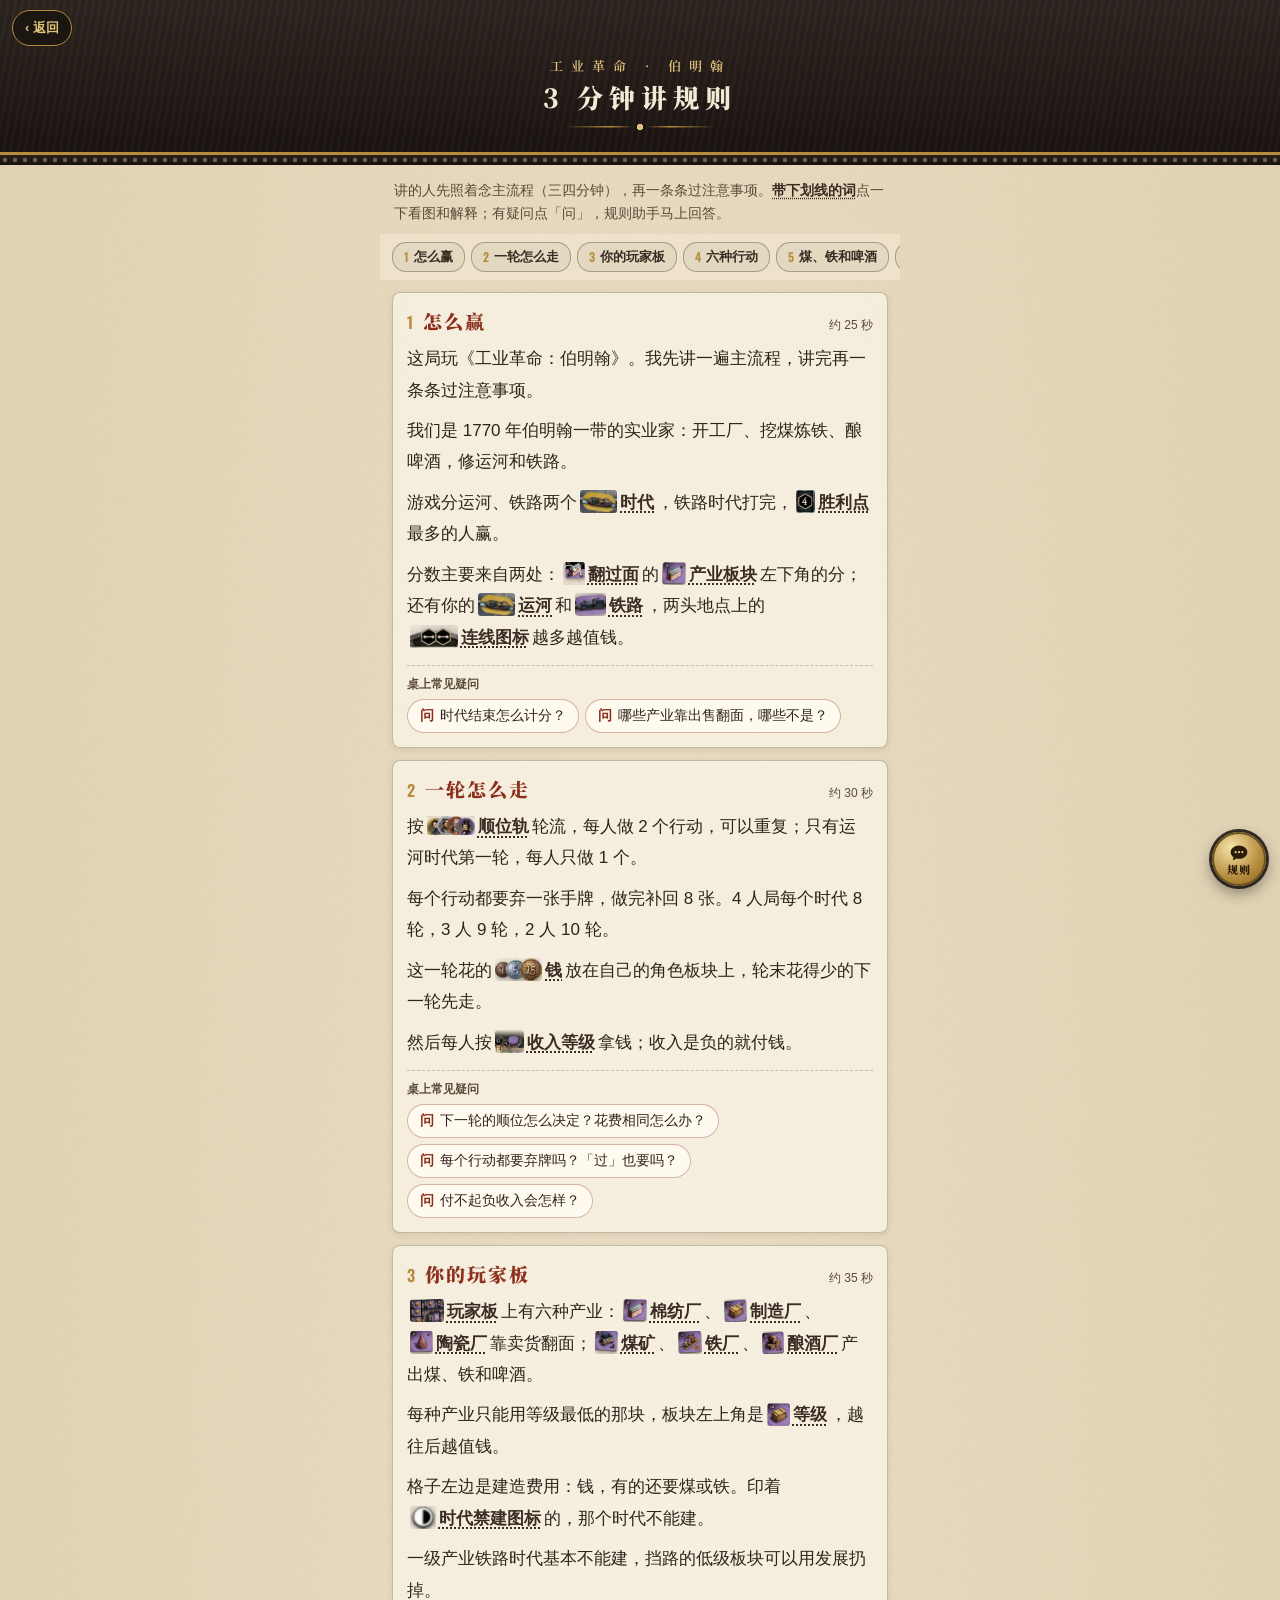
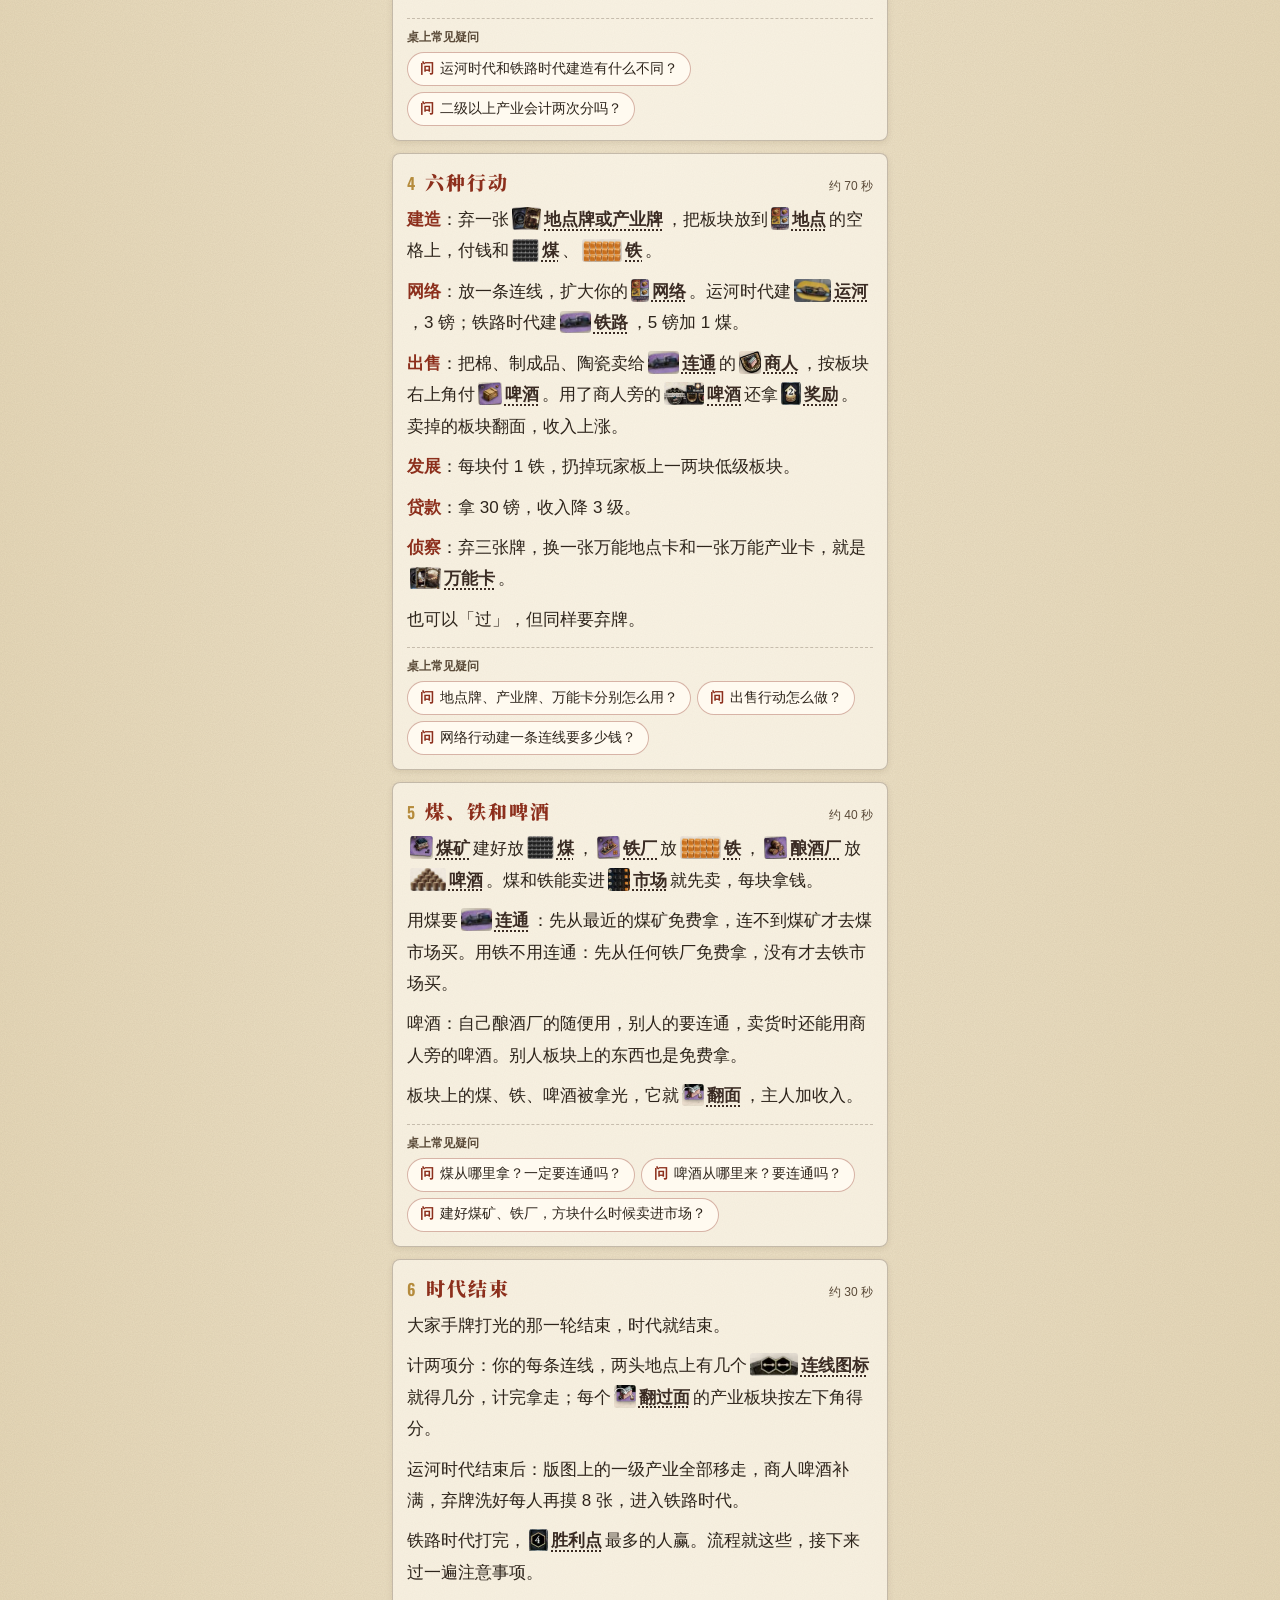
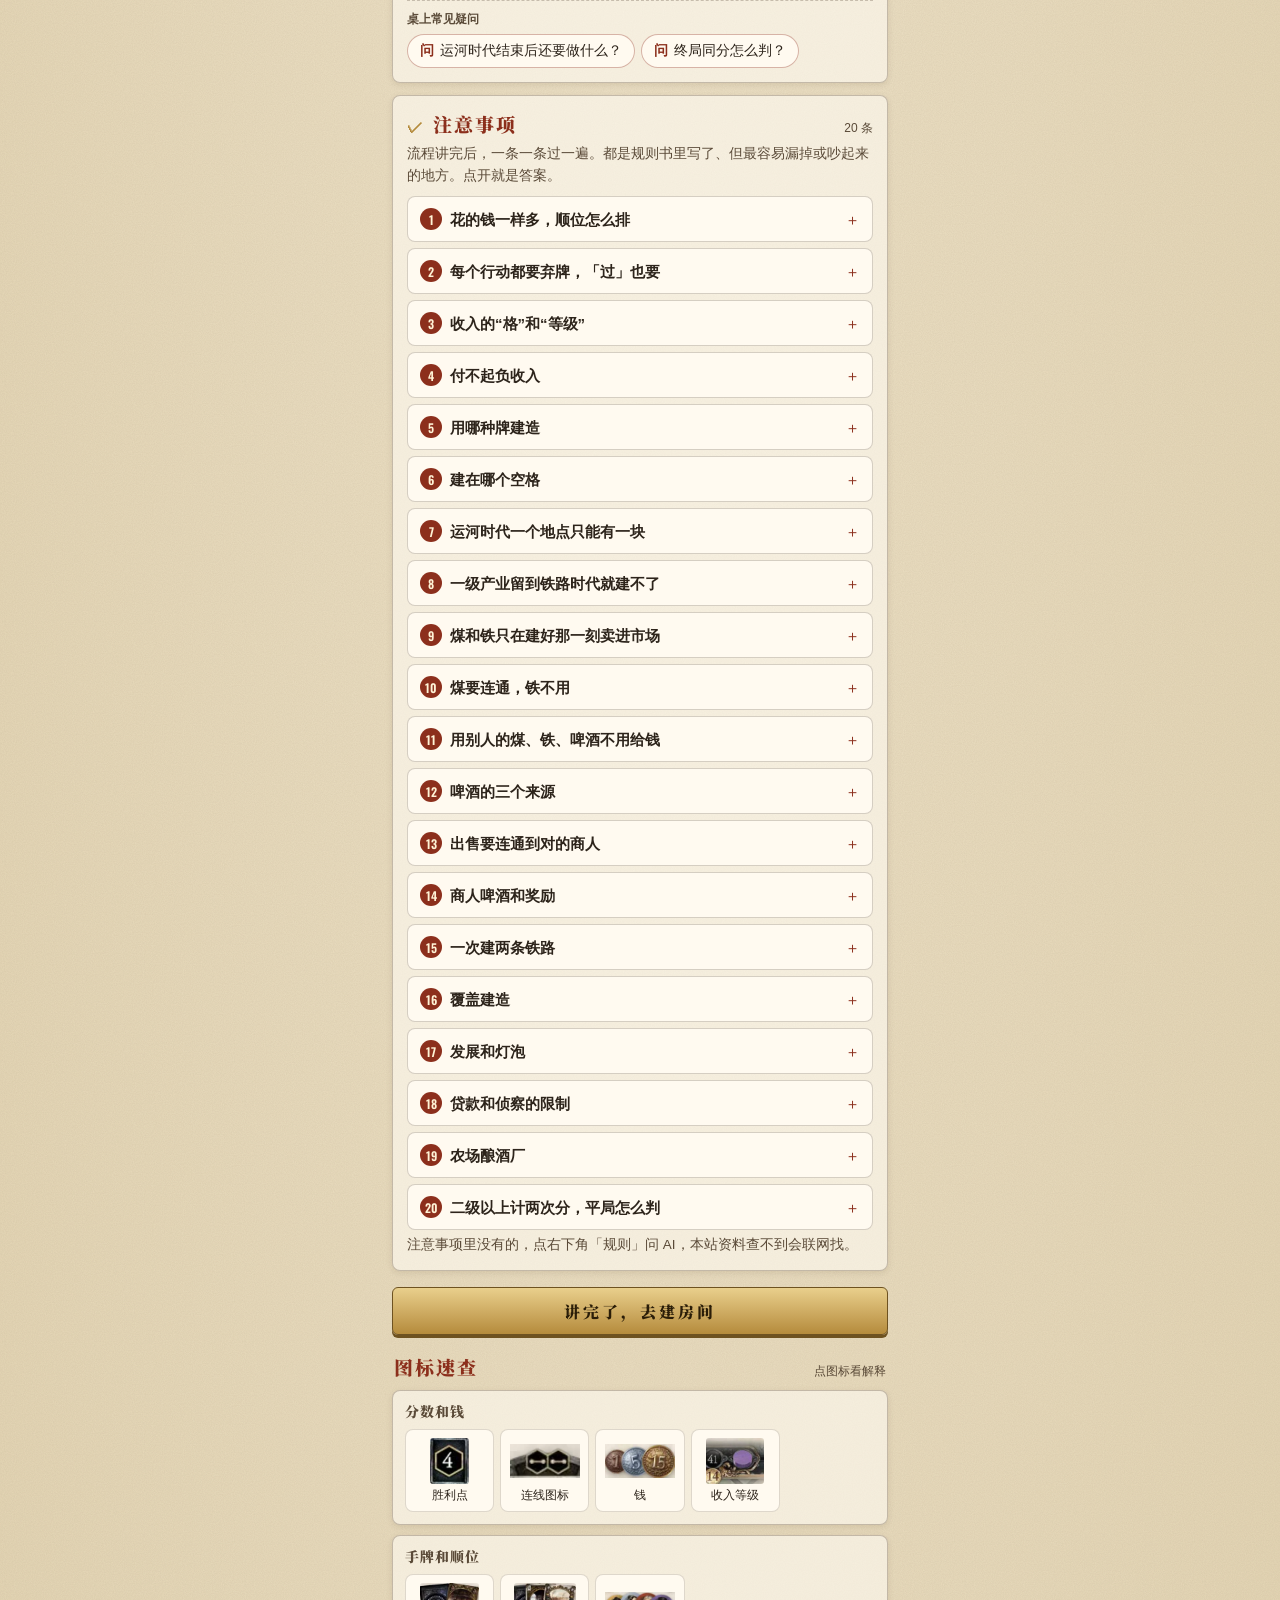
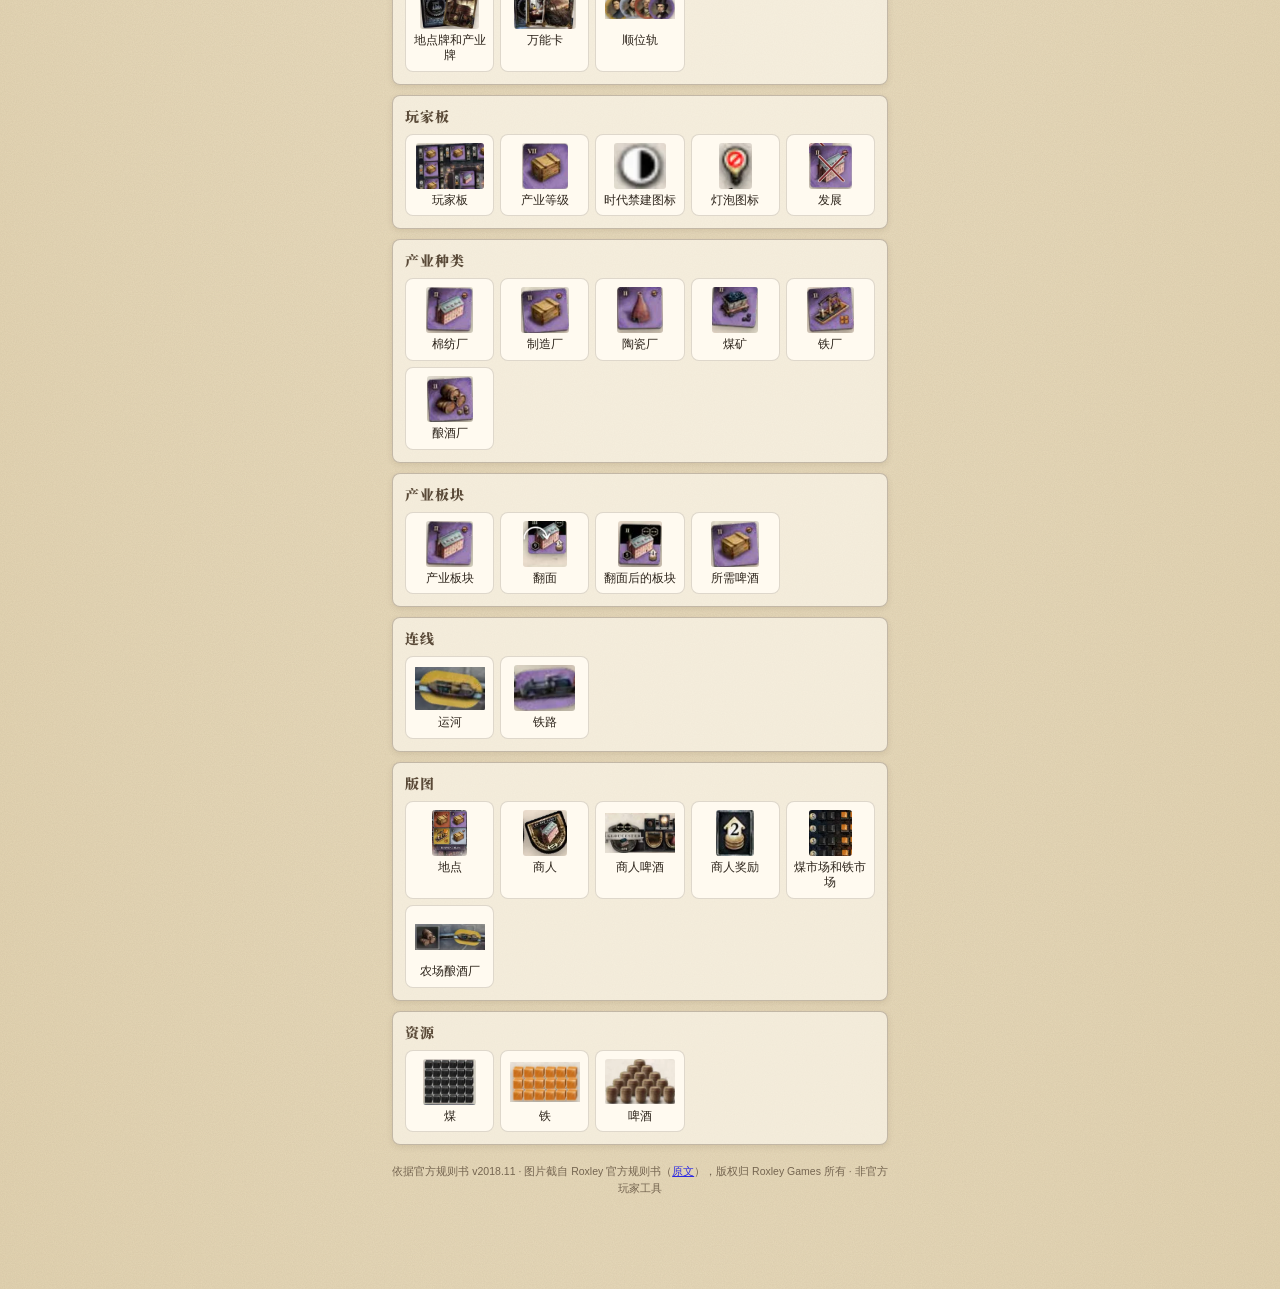
<file: public/teach.html>
<!doctype html>
<html lang="zh-CN">
<head>
<meta charset="utf-8">
<meta name="viewport" content="width=device-width,initial-scale=1,viewport-fit=cover">
<meta name="theme-color" content="#1c1613">
<title>3 分钟讲规则 · 工业革命：伯明翰</title>
<meta property="og:title" content="3 分钟讲规则 · 工业革命：伯明翰">
<meta property="og:image" content="https://bham.leisurecat.cloud/img/icon-512.jpg">
<link rel="icon" href="img/icon-64.png">
<link rel="apple-touch-icon" href="img/icon-180.png">
<link rel="preconnect" href="https://fonts.googleapis.com">
<link rel="preconnect" href="https://fonts.gstatic.com" crossorigin>
<link href="https://fonts.googleapis.com/css2?family=Oswald:wght@500;600&family=Noto+Serif+SC:wght@600;900&display=swap" rel="stylesheet">
<link rel="stylesheet" href="style.css">
</head>
<body>
<div style="position:absolute;width:0;height:0;overflow:hidden"><img src="img/icon-512.jpg" alt=""></div>
<div class="hero hero-nav"><a class="nav-back" href="/" data-html2canvas-ignore>‹ 返回</a><div class="en">工业革命 · 伯明翰</div><h1>3 分钟讲规则</h1><div class="orn"></div></div><div class="band"></div>
<div class="wrap teach" id="teach"></div>
<script type="module" src="teach.js"></script>
<script type="module" src="chat.js"></script>
</body>
</html>
</file>
<file: public/style.css>
:root{
  --parch:#efe4cb; --parch2:#e2d3b1; --ink:#2d241b; --ink2:#5a4a38;
  --red:#8c2f1c; --navy:#3a2b23; --navy2:#5a443a; --step:#a03c24;
  --steel:#1c1613; --steel2:#30251f; --brass:#b58b3c; --brass2:#e0c27a;
  --yellow:#d9b13f; --white:#e8e2d4; --pred:#c0432e; --purple:#8e6bb8;
  --c-mid:#8d6c2a; --c-canal:#3f7380; --c-rail:#4a3f3a; --c-ind:#8c2f1c;
  --serif:"Noto Serif SC","Songti SC","STSong",serif;
  --sans:-apple-system,"PingFang SC","Hiragino Sans GB","Microsoft YaHei",sans-serif;
  --num:"Oswald","DIN Alternate",sans-serif;
}
*{box-sizing:border-box;margin:0;padding:0;-webkit-tap-highlight-color:transparent}
html{background:var(--parch2)}
body{min-height:100vh;font-family:var(--sans);color:var(--ink);
  background:
    url("data:image/svg+xml;utf8,<svg xmlns='http://www.w3.org/2000/svg' width='240' height='240'><filter id='n'><feTurbulence type='fractalNoise' baseFrequency='.9' numOctaves='2' stitchTiles='stitch'/><feColorMatrix values='0 0 0 0 .35 0 0 0 0 .27 0 0 0 0 .17 0 0 0 .16 0'/></filter><rect width='240' height='240' filter='url(%23n)'/></svg>"),
    radial-gradient(ellipse at 50% 30%,var(--parch) 0%,var(--parch2) 100%)}
button{font-family:inherit;cursor:pointer}
.hidden{display:none!important}
.band{height:10px;background:radial-gradient(circle at 5px 5px,#6b5d52 0 2px,transparent 2.5px) 0 0/10px 10px,linear-gradient(#2a211c,#17110e)}

/* back navigation */
.nav-back{display:inline-flex;align-items:center;justify-content:center;flex:none;min-height:36px;padding:0 12px;border:1px solid var(--brass);border-radius:20px;background:var(--steel);color:var(--brass2);font:600 13px var(--sans);text-decoration:none;white-space:nowrap}
.hero.hero-nav{position:relative;padding-top:calc(env(safe-area-inset-top) + 56px)}
.hero-nav .nav-back,.hero-art .nav-back{position:absolute;z-index:2;top:calc(env(safe-area-inset-top) + 10px);left:calc(env(safe-area-inset-left) + 12px)}
.bar .nav-back{margin-left:env(safe-area-inset-left)}

/* big header (landing / setup) */
.hero{padding:calc(env(safe-area-inset-top) + 22px) 16px 20px;text-align:center;color:#f3ead6;
  background:linear-gradient(180deg,rgba(255,255,255,.04),rgba(0,0,0,.25)),repeating-linear-gradient(100deg,#2a201b 0 3px,#221a16 3px 7px),var(--steel2);
  border-bottom:3px solid var(--brass)}
.hero .en{font:600 13px var(--serif);letter-spacing:8px;color:var(--brass2)}
.hero h1{font:900 26px/1.25 var(--serif);letter-spacing:6px;margin-top:6px}
.orn{width:150px;height:10px;margin:8px auto 0;
  background:radial-gradient(circle,var(--brass2) 0 3px,transparent 3.5px) center/10px 10px no-repeat,
    linear-gradient(90deg,transparent,var(--brass) 30%,transparent 46%,transparent 54%,var(--brass) 70%,transparent) center/100% 1.5px no-repeat}
/* slim bar (in game) */
.bar{display:flex;align-items:center;gap:8px;padding:calc(env(safe-area-inset-top) + 8px) 12px 8px;color:#f3ead6;
  background:repeating-linear-gradient(100deg,#2a201b 0 3px,#221a16 3px 7px),var(--steel2);border-bottom:2px solid var(--brass)}
.bar .ttl{flex:1;font:900 15px var(--serif);letter-spacing:2px;white-space:nowrap;overflow:hidden;text-overflow:ellipsis}
.room{display:inline-flex;align-items:center;gap:6px;height:30px;padding:0 10px;border-radius:15px;border:1px solid rgba(224,194,122,.5);
  background:rgba(0,0,0,.2);color:var(--brass2);font:600 15px var(--num);letter-spacing:2px}
.room small{font:500 11px var(--sans);letter-spacing:0;color:#cbbf9f}
.conn{width:9px;height:9px;border-radius:50%;background:#7d8796;box-shadow:0 0 0 2px rgba(0,0,0,.25)}
.conn.on{background:#62c27a}

.wrap{max-width:520px;margin:0 auto;padding:0 12px calc(env(safe-area-inset-bottom) + 20px)}
.tabs{display:flex;gap:6px;margin:10px 0 8px}
.tab{flex:1;height:38px;border-radius:4px;font:700 15px var(--serif);letter-spacing:3px;color:var(--navy);
  background:rgba(58,43,35,.08);border:1.5px solid rgba(58,43,35,.35)}
.tab.on{color:#fff;background:linear-gradient(180deg,var(--navy2),var(--navy));border-color:#221812}
h2.h{display:flex;align-items:baseline;justify-content:space-between;margin:18px 2px 8px;font:900 19px var(--serif);letter-spacing:2px;color:var(--red)}
h2.h small{font:500 12px var(--sans);letter-spacing:0;color:var(--ink2)}
.note{font:500 12px/1.55 var(--sans);color:var(--ink2);padding:7px 10px;border-left:3px solid var(--red);background:rgba(122,36,22,.05);margin-top:8px}
.note b{color:var(--red)}
.card{background:rgba(255,252,243,.6);border:1.5px solid rgba(90,74,56,.32);border-radius:8px;box-shadow:0 2px 6px rgba(60,40,10,.1)}
.list{display:flex;flex-direction:column;gap:7px}
.row{display:flex;align-items:center;gap:8px;padding:7px 9px}
.stepn{flex:none;width:24px;height:24px;border-radius:50%;background:var(--step);color:#fff;border:2px solid #fff;
  box-shadow:0 1px 3px rgba(0,0,0,.3);font:600 13px/20px var(--num);text-align:center}
.por{display:inline-block;flex:none;width:46px;height:46px;border-radius:50%;padding:3px;background:var(--c,#999);box-shadow:0 2px 4px rgba(0,0,0,.3);border:none}
.por img{display:block;width:100%;height:100%;border-radius:50%;object-fit:cover;background:#3a2f25}
.por.sm{width:36px;height:36px;padding:2.5px}
.por.xs{width:28px;height:28px;padding:2px}
.who{flex:1;min-width:0}
.who .nm{font:700 15px var(--sans);white-space:nowrap;overflow:hidden;text-overflow:ellipsis}
.who .fg{font:500 11px var(--sans);color:var(--ink2);margin-top:1px;white-space:nowrap;overflow:hidden;text-overflow:ellipsis}
input.pn{width:100%;height:34px;border:1.5px solid rgba(90,74,56,.35);border-radius:6px;background:#fffdf6;padding:0 8px;outline:none;font:700 15px var(--sans);color:var(--ink)}
input.pn:focus{border-color:var(--navy)}
.ib{flex:none;width:34px;height:34px;border-radius:6px;border:1.5px solid rgba(90,74,56,.4);background:rgba(255,255,255,.55);color:var(--ink);font:700 18px/1 var(--sans)}
.ib:disabled{opacity:.25}
.field{flex:none;display:flex;align-items:center;width:64px;height:36px;border-radius:6px;background:#fffdf6;border:1.5px solid var(--brass);padding:0 7px}
.field i{font:600 14px var(--num);font-style:normal;color:var(--brass);margin-right:2px}
.field input{width:100%;border:none;outline:none;background:transparent;font:600 19px var(--num);color:var(--ink);text-align:right}
.field input.bad{color:#c0392b}
.chips{display:flex;gap:8px}
.chip{flex:1;height:40px;border-radius:6px;border:1.5px solid rgba(58,43,35,.4);background:transparent;color:var(--navy);font:700 16px var(--sans)}
.chip.on{background:var(--navy);color:#fff;border-color:var(--navy)}
.dots{display:flex;gap:6px;margin-top:5px}
.dot{width:20px;height:20px;border-radius:50%;border:2px solid #fff;background:var(--c);box-shadow:0 0 0 1px rgba(0,0,0,.25)}
.dot.on{box-shadow:0 0 0 2px var(--ink)}
.dot:disabled{opacity:.2}
.btn{display:block;width:100%;height:48px;margin-top:12px;border-radius:6px;border:1.5px solid #6e5220;
  background:linear-gradient(180deg,#e9cf8c,var(--brass));color:#2a1d08;font:900 16px var(--serif);letter-spacing:3px;box-shadow:0 3px 0 #6e5220}
.btn:active{transform:translateY(2px);box-shadow:0 1px 0 #6e5220}
.btn:disabled{opacity:.4}
.btn.navy{background:linear-gradient(180deg,var(--navy2),var(--navy));border-color:#221812;color:#fff;box-shadow:0 3px 0 #150e0b}
.btn.ghost{height:38px;margin-top:8px;background:transparent;border-color:rgba(90,74,56,.4);color:var(--ink2);font:600 13px var(--sans);letter-spacing:1px;box-shadow:none}
.btns{display:flex;gap:8px}.btns .btn{flex:1}
.err{margin-top:6px;color:#b03020;font-size:13px;text-align:center;min-height:1em}

/* status strip */
.status{display:flex;align-items:center;gap:10px;padding:8px 10px;border-radius:8px;background:rgba(58,43,35,.08);border:1px solid rgba(58,43,35,.25)}
.medal{flex:none;display:inline-flex;align-items:center;justify-content:center;width:40px;height:40px;border-radius:50%;
  background:radial-gradient(circle at 35% 30%,#f2dc9c,var(--brass) 60%,#6e5220);color:#2a1d08;font:900 15px/1 var(--serif);
  border:2px solid #4b3714;box-shadow:0 2px 4px rgba(0,0,0,.3);text-align:center}
.status .t{font:900 17px var(--serif);letter-spacing:1px;color:var(--navy)}
.status .t b{font:600 19px var(--num);color:var(--red);margin:0 2px}
.status .s{font-size:12px;color:var(--ink2);margin-top:1px}
.pips{display:flex;gap:3px;margin-left:auto}
.pips i{width:7px;height:16px;border-radius:2px;background:rgba(58,43,35,.18)}
.pips i.done{background:var(--navy2)}
.pips i.cur{background:var(--red)}
.pips.dense{gap:2px}.pips.dense i{width:5px}
.banner{margin-top:8px;padding:9px 10px;border-radius:8px;background:#2e231e;color:#f3ead6;font-size:13px;line-height:1.5;display:flex;align-items:center;gap:10px}
.banner b{color:var(--brass2)}
.banner button{flex:none;height:32px;padding:0 12px;border-radius:5px;border:1px solid var(--brass);background:var(--brass);color:#22180a;font:700 13px var(--sans)}

/* turn order track */
.track{margin-top:8px;padding:9px 6px 9px;border-radius:8px;background:linear-gradient(180deg,#2e231e,#18120f);border:2px solid #0d0907;color:#f3ead6}
.track .t{font:700 12px var(--serif);letter-spacing:2px;color:var(--brass2);text-align:center}
.slots{display:flex;justify-content:center;gap:4px;margin-top:6px}
.slot{flex:1;max-width:88px;text-align:center;min-width:0}
.slot .o{font:600 12px var(--num);color:var(--brass2);margin-bottom:3px}
.slot .por{display:block;margin:0 auto;width:44px;height:44px}
.slot .n{font:600 11.5px var(--sans);margin-top:3px;white-space:nowrap;overflow:hidden;text-overflow:ellipsis}
.slot .m{display:inline-block;margin-top:2px;padding:0 7px;border-radius:9px;background:var(--brass);color:#22180a;font:600 12px/17px var(--num)}
.slot .tie{display:block;font-size:10px;color:#bfae98;margin-top:1px}

/* scoring table */
.seg{display:flex;border:1.5px solid var(--navy);border-radius:6px;overflow:hidden}
.seg button{flex:1;height:36px;border:none;background:transparent;color:var(--navy);font:700 14px var(--sans)}
.seg button.on{background:var(--navy);color:#fff}
table.sc{width:100%;margin-top:8px;border-collapse:separate;border-spacing:0 6px;table-layout:fixed}
.sc thead th{padding:0 2px 2px;vertical-align:bottom}
.sc th:first-child{width:64px}
.pv{display:flex;flex-direction:column;align-items:center;gap:2px;min-width:0}
.pv span{max-width:100%;font:700 12.5px var(--sans);white-space:nowrap;overflow:hidden;text-overflow:ellipsis}
.sc tbody th{height:50px;padding-left:9px;text-align:left;font:600 13px/1.2 var(--sans);color:var(--ink2);background:rgba(255,252,243,.6);border:1.5px solid rgba(90,74,56,.25);border-right:none;border-radius:8px 0 0 8px}
.sc tbody th small{display:block;font-size:11px;font-weight:500}
.sc td{padding:0 3px;background:rgba(255,252,243,.6);border-top:1.5px solid rgba(90,74,56,.25);border-bottom:1.5px solid rgba(90,74,56,.25)}
.sc td:last-child{border-right:1.5px solid rgba(90,74,56,.25);border-radius:0 8px 8px 0;padding-right:5px}
.cell{width:100%;height:40px;border-radius:5px;border:1.5px solid rgba(181,139,60,.75);background:#fffdf6;font:600 17px var(--num);color:var(--ink)}
.cell.empty{color:#b7a98f;font:500 12px var(--sans)}
.cell.bad{color:#c0392b;border-color:#c0392b}
.sc td.tt{text-align:center;font:600 21px var(--num);color:var(--red)}
.legend{font:500 11.5px/1.6 var(--sans);color:var(--ink2);margin-top:4px}
.legend b{color:var(--ink)}

/* sheets */
.mask{position:fixed;inset:0;background:rgba(20,14,10,.55);z-index:20}
.sheet{position:fixed;left:0;right:0;bottom:0;z-index:21;max-width:520px;margin:0 auto;padding:12px 14px calc(env(safe-area-inset-bottom) + 14px);
  background:var(--parch);border-top:3px solid var(--brass);border-radius:14px 14px 0 0;box-shadow:0 -8px 30px rgba(0,0,0,.4)}
.sheet h3{font:900 16px var(--serif);color:var(--red);letter-spacing:1px}
.sheet .hint{font-size:12px;color:var(--ink2);margin-top:2px;line-height:1.5}
.disp{margin-top:8px;min-height:58px;padding:6px 12px;border-radius:6px;background:#fffdf6;border:1.5px solid var(--brass);text-align:right}
.disp .ex{font:500 14px var(--num);color:var(--ink2);word-break:break-all}
.disp .cur{font:600 26px var(--num);color:var(--ink)}
.keys{display:grid;grid-template-columns:repeat(4,1fr);gap:7px;margin-top:10px}
.keys button{height:48px;border-radius:6px;border:1.5px solid rgba(90,74,56,.35);background:#fffaf0;font:600 21px var(--num);color:var(--ink)}
.keys .op{background:var(--navy);color:#fff;border-color:var(--navy);font-size:26px}
.keys .ok{background:linear-gradient(180deg,#e9cf8c,var(--brass));border-color:#6e5220;font:900 15px var(--serif);grid-row:span 2;height:auto}
.keys .fn{font:600 14px var(--sans)}

/* landing */
.join{display:flex;gap:8px;margin-top:10px}
.join input{flex:1;min-width:0;height:48px;border-radius:6px;border:1.5px solid var(--brass);background:#fffdf6;text-align:center;font:600 24px var(--num);letter-spacing:8px;text-transform:uppercase;outline:none}
.join .btn{flex:none;width:110px;margin-top:0}

/* MVP */
.mvp{position:relative;margin-top:4px;padding:14px 12px 12px;border-radius:10px;text-align:center;color:#f3ead6;overflow:hidden;
  background:radial-gradient(ellipse at 50% 0%,rgba(224,194,122,.35),transparent 60%),linear-gradient(180deg,#2e231e,#15100d);border:2px solid #0d0907}
.mvp .crown{font:700 12px var(--serif);letter-spacing:6px;color:var(--brass2)}
.mvp .por{width:92px;height:92px;padding:4px;margin:8px auto 0;display:block;box-shadow:0 0 0 3px var(--brass2),0 6px 18px rgba(0,0,0,.5)}
.mvp .nm{font:900 22px var(--serif);letter-spacing:2px;margin-top:8px}
.mvp .fg{font-size:12px;color:#c9c0aa}
.mvp .pts{font:600 40px/1.1 var(--num);color:var(--brass2);margin-top:2px}
.mvp .pts small{font:500 13px var(--sans);color:#c9c0aa;margin-left:3px}
.rk .row{gap:7px;padding:7px 8px}
.rk .tot{font:600 22px var(--num);color:var(--red);min-width:34px;text-align:right}
.stack{display:flex;height:9px;border-radius:5px;overflow:hidden;background:rgba(90,74,56,.12);margin-top:4px}
.stack i{display:block;height:100%}
.parts{font:500 10.5px var(--sans);color:var(--ink2);margin-top:3px;white-space:nowrap;overflow:hidden;text-overflow:ellipsis}
.parts em{font-style:normal;display:inline-block;width:7px;height:7px;border-radius:2px;margin:0 2px 0 5px;vertical-align:0}
.parts em:first-child{margin-left:0}
.achs{display:grid;grid-template-columns:repeat(2,1fr);gap:7px;margin-top:6px}
.ach{display:flex;align-items:center;gap:8px;padding:7px 8px}
.ach[role=button]{cursor:pointer}
.h small{margin-left:8px;font:500 11px var(--sans);color:var(--ink2);letter-spacing:0}
.atw{max-height:60vh;overflow:auto;margin-top:8px}
.at{width:100%;border-collapse:collapse;font-size:13px}
.at th,.at td{padding:6px 4px;text-align:center;border-bottom:1px solid rgba(90,74,56,.18)}
.at thead th{font:600 11.5px var(--sans);color:var(--ink2)}
.at tbody th{text-align:left;font:600 13px var(--sans);white-space:nowrap}
.at tbody th .por{vertical-align:middle;margin-right:5px}
.at td{font:600 15px var(--num)}
.at tr.win th,.at tr.win td{color:var(--red)}
.at tr.has-sub th,.at tr.has-sub td{border-bottom:0}
.at tr.sub td{padding-top:0;text-align:left;font:500 11.5px/1.5 var(--sans);color:var(--ink2)}
.ach .medal{width:34px;height:34px;font-size:16px}
.ach .an{font:900 13.5px var(--serif);color:var(--red)}
.ach .ad{font-size:10.5px;color:var(--ink2);line-height:1.35}
.ach .aw{display:flex;gap:3px;margin-top:3px;flex-wrap:wrap}
.tbh{display:flex;width:100%;justify-content:space-between;align-items:center;padding:2px 0;border:none;background:none;font:12px var(--sans);color:var(--ink2);text-align:left}
.tbh span{color:var(--brass);font-weight:700}
.sv .btn{height:40px;margin-top:8px;font:700 14px var(--sans);letter-spacing:1px}
.tb .pn{flex:1;min-width:0}
.shotv{position:fixed;inset:0;z-index:60;overflow:auto;padding:0 16px 24px;background:rgba(20,14,10,.94)}
.shotv img{display:block;width:100%;max-width:480px;margin:0 auto;border-radius:6px;box-shadow:0 6px 24px rgba(0,0,0,.5)}
.sv-top{position:sticky;top:0;display:flex;align-items:center;gap:10px;max-width:480px;margin:0 auto;padding:12px 0 10px;background:rgba(20,14,10,.94);color:var(--brass2);font:600 14px var(--sans)}
.sv-top span{flex:1}
.sv-top a,.sv-top button{padding:5px 12px;border:1px solid rgba(255,255,255,.4);border-radius:5px;background:none;color:#fff;font:600 13px var(--sans);text-decoration:none}
.tb{display:flex;align-items:center;gap:6px;margin-top:6px;font-size:12px;color:var(--ink2)}
.tb .field{width:58px;height:32px}
footer{margin-top:18px;text-align:center;font-size:10.5px;line-height:1.6;color:var(--ink2);opacity:.8}
.toast{position:fixed;left:50%;bottom:calc(env(safe-area-inset-bottom) + 24px);transform:translateX(-50%);z-index:30;padding:8px 16px;border-radius:20px;background:rgba(28,20,15,.9);color:#fff;font-size:13px}

/* short phones (e.g. iPhone SE): tighten the in-game screen so the settle button stays on screen */
@media (max-height: 700px){
  .bar{padding-top:calc(env(safe-area-inset-top) + 6px);padding-bottom:6px}
  .tabs{margin:7px 0 6px}.tab{height:34px}
  .status{padding:5px 9px}.medal{width:34px;height:34px}.status .t{font-size:16px}
  .banner{margin-top:6px;padding:6px 9px}.banner button{height:28px}
  .track{margin-top:6px;padding:6px 4px 7px}.slots{margin-top:4px}.slot .por{width:38px;height:38px}.slot .o{margin-bottom:1px}
  .list{gap:5px}.row{padding:5px 8px}.por.sm{width:32px;height:32px}
  .ib{width:32px;height:32px}.field{height:34px}
  .btn{height:44px;margin-top:9px}.btn.ghost{height:34px;margin-top:6px}
}
.lobby{display:flex;align-items:center;gap:10px;width:100%;padding:9px 11px;text-align:left;font:inherit;color:inherit}
.lobby .lc{font:600 22px var(--num);letter-spacing:3px;color:var(--navy);min-width:66px}
.lobby .lp{display:flex;gap:2px;flex:1;min-width:0}
.lobby .ls{text-align:right;font-size:11.5px;color:var(--ink2);line-height:1.35}
.lobby .ls b{display:block;font:700 13px var(--sans);color:var(--red)}
.empty{padding:14px;text-align:center;font-size:13px;color:var(--ink2)}
.join{margin-top:10px}

/* illustrated tutorial (guide.html) */
a.btn{text-align:center;line-height:45px;text-decoration:none}
a.btn.ghost{line-height:35px}
.guide .toc{display:flex;flex-wrap:wrap;gap:6px;margin:0 0 4px}
.guide .toc a{padding:5px 10px;border-radius:14px;border:1px solid rgba(58,43,35,.35);background:rgba(58,43,35,.06);color:var(--navy);font:600 12.5px var(--sans);text-decoration:none}
.gs{margin-top:14px;padding:0 0 12px;overflow:hidden;scroll-margin-top:10px}
.gs h2.h{margin:12px 12px 10px}
.gs h2.h i{font:600 15px var(--num);font-style:normal;color:var(--brass);margin-right:8px}
.gs img{display:block;width:100%;height:auto;background:var(--steel)}
.gs ul{margin:10px 14px 0 30px;font:500 14.5px/1.7 var(--sans)}
.gs li+li{margin-top:5px}
/* landing */
.hero-art{position:relative;height:calc(env(safe-area-inset-top) + min(80vw, 420px));overflow:hidden;background:var(--steel);border-bottom:3px solid var(--brass)}
.hero-art img{position:absolute;top:0;left:50%;width:min(100%,525px);height:100%;transform:translateX(-50%);object-fit:cover;object-position:50% 35%}
.hero-art:before{content:"";position:absolute;inset:-30px;background:url(img/cover.jpg) center/cover;filter:blur(20px) brightness(.6)}
.hero-art:after{content:"";position:absolute;inset:0;background:linear-gradient(180deg,rgba(18,14,10,0) 0,rgba(18,14,10,0) 62%,rgba(18,14,10,.82) 100%)}
.hero-art .ht{position:absolute;z-index:1;left:0;right:0;bottom:16px;text-align:center;color:#fbf6ec;text-shadow:0 2px 12px rgba(0,0,0,.6)}
.hero-art .hz{font:600 18px var(--serif);letter-spacing:6px;text-indent:6px}
.hero-art .hs{margin-top:5px;font:600 12px var(--sans);letter-spacing:5px;text-indent:5px;color:var(--brass2)}
.start{margin-top:14px;padding:12px}
.start .btn{margin-top:0}
.start .or{display:flex;align-items:center;gap:10px;margin:12px 2px 0;font-size:12px;color:var(--ink2)}
.start .or:before,.start .or:after{content:"";flex:1;height:1px;background:rgba(90,74,56,.28)}
.start .join{margin-top:8px}
.start .join input,.start .join .btn{height:46px}
.start .join .btn{width:96px}
.start .err{margin-top:8px;min-height:0}
.tiles{display:grid;grid-template-columns:1fr 1fr;gap:10px;margin-top:10px}
.tile{display:flex;align-items:center;gap:10px;padding:10px;text-decoration:none;color:var(--ink2);font-size:11.5px;line-height:1.4}
.tile:active{transform:translateY(1px)}
.tile b{display:block;font:900 16px var(--serif);letter-spacing:2px;color:var(--navy)}
.tile .ti{position:relative;flex:none;width:42px;height:42px;border-radius:50%;overflow:hidden;border:2px solid var(--brass);box-shadow:0 1px 3px rgba(0,0,0,.25)}
.tile .ti img{display:block;width:100%;height:100%;object-fit:cover}
.tile .ti.rec{display:flex;align-items:center;justify-content:center;background:linear-gradient(180deg,var(--navy2),var(--navy));color:var(--brass2);font:900 18px var(--serif)}
.lobby .lp .por+.por{margin-left:-7px}
.lobby .ls{display:flex;flex-direction:column;align-items:flex-end;gap:3px}
.lobby .ls .st{display:inline-block;padding:2px 8px;border-radius:10px;font:700 12px var(--sans)}
.lobby .ls .st-setup{background:rgba(181,139,60,.2);color:#7a5a1c}
.lobby .ls .st-play{background:rgba(58,43,35,.13);color:var(--navy)}
.lobby .ls .st-over{background:rgba(90,74,56,.12);color:var(--ink2)}
.lobby .ls small{font-size:11px;color:var(--ink2)}
.od{display:inline-block;width:7px;height:7px;margin-right:4px;border-radius:50%;background:#a59a86;vertical-align:1px}
.od.on{background:#4caf6a}

/* past games (history.html) */
.games{margin-top:12px}
.game summary{list-style:none;padding:9px 11px;cursor:pointer}
.game summary::-webkit-details-marker{display:none}
.game .gh{display:flex;align-items:baseline;justify-content:space-between;gap:8px}
.game .gh b{font:600 20px var(--num);letter-spacing:3px;color:var(--navy)}
.game .gh span{font-size:12px;color:var(--ink2)}
.game .gp{display:flex;flex-wrap:wrap;gap:4px 12px;margin-top:6px}
.game .gp>span{display:flex;align-items:center;gap:4px;font-size:13px;min-width:0}
.game .gp i{font-style:normal;max-width:6em;overflow:hidden;text-overflow:ellipsis;white-space:nowrap}
.game .gp em{font:600 15px var(--num);font-style:normal;color:var(--ink2)}
.game .gp .win em{color:var(--red)}
.game .gp .win i{font-weight:700}
.game .gd{border-top:1px dashed rgba(90,74,56,.35);padding:4px 0}
.game[open] summary .gp{display:none}
#search input{font:500 15px var(--sans);letter-spacing:0;text-transform:none;text-align:left;padding:0 12px}
.start .join input::placeholder{font:500 15px var(--sans);letter-spacing:6px;color:#a59a86}
.guide .toc a.fqa{background:var(--navy);border-color:var(--navy);color:#fff}
#faq{scroll-margin-top:10px}
.fq-cat{margin:16px 2px 6px;font:900 15px var(--serif);letter-spacing:2px;color:var(--navy)}
.fq{margin-top:6px}
.fq summary{position:relative;list-style:none;padding:10px 32px 10px 12px;font:600 14.5px/1.5 var(--sans);cursor:pointer}
.fq summary::-webkit-details-marker{display:none}
.fq summary:after{content:"+";position:absolute;right:12px;top:8px;font:500 20px var(--num);color:var(--brass)}
.fq[open] summary:after{content:"−"}
.fq p{padding:0 12px 11px;font:500 14px/1.7 var(--sans);color:var(--ink2)}
.fq p a{font-size:12px;color:var(--navy2);white-space:nowrap}

.lobby .lc em{display:block;margin-top:1px;font:700 10px var(--sans);font-style:normal;letter-spacing:2px;color:var(--brass)}

/* rules assistant (chat.js) */
body.has-chat{padding-bottom:72px}
.cfab{position:fixed;right:14px;bottom:calc(env(safe-area-inset-bottom) + 14px);z-index:19;width:54px;height:54px;display:flex;flex-direction:column;align-items:center;justify-content:center;gap:0;border-radius:50%;border:2px solid #6e5220;background:radial-gradient(circle at 35% 28%,#f6e3a8,var(--brass) 62%,#8a6526);color:#2a1c08;font:900 11px/1.1 var(--serif);letter-spacing:1px;box-shadow:0 0 0 3px rgba(28,22,19,.88),0 6px 16px rgba(0,0,0,.45)}
.cfab:active{transform:scale(.94)}
@keyframes cpIn{from{opacity:0;transform:translateY(18px) scale(.97)}}
.cpanel{position:fixed;right:12px;bottom:calc(env(safe-area-inset-bottom) + 12px);z-index:40;width:min(380px,calc(100vw - 24px));height:min(600px,calc(100dvh - 24px));display:flex;flex-direction:column;overflow:hidden;border:1.5px solid #6e5220;border-radius:14px;background:var(--parch2);box-shadow:0 14px 44px rgba(0,0,0,.5);transform-origin:bottom right;animation:cpIn .22s ease}
.chd{display:flex;align-items:center;gap:10px;padding:11px 6px 11px 12px;background:linear-gradient(180deg,var(--steel2),var(--steel))}
.chd div{flex:1;min-width:0}
.chd b{display:block;font:900 16px var(--serif);color:var(--brass2);letter-spacing:1px}
.chd div span{display:flex;align-items:center;gap:6px;margin-top:2px;font:500 11.5px var(--sans);color:#bfae98}
.con{width:7px;height:7px;border-radius:50%;background:#5ec27a;box-shadow:0 0 0 3px rgba(94,194,122,.22)}
.cav{flex:none;width:38px;height:38px;display:grid;place-items:center;border-radius:50%;border:1.5px solid #6e5220;background:radial-gradient(circle at 35% 28%,#f6e3a8,var(--brass) 62%,#8a6526);color:#2a1c08;font:900 17px var(--serif);box-shadow:0 0 0 2px rgba(224,194,122,.3)}
.cav.sm{width:28px;height:28px;font-size:13px;box-shadow:0 2px 4px rgba(0,0,0,.2)}
.cx{flex:none;width:36px;height:36px;border:none;background:none;color:#e6dccb;font:300 28px/1 var(--sans)}
.clog{flex:1;overflow:auto;display:flex;flex-direction:column;gap:10px;padding:12px;background:radial-gradient(ellipse at 50% 0%,var(--parch) 0%,var(--parch2) 100%)}
.cwel{position:relative;flex:none;display:flex;align-items:flex-end;min-height:112px;overflow:hidden;border-radius:10px;border:1px solid rgba(110,82,32,.5);box-shadow:0 4px 12px rgba(0,0,0,.22)}
.cwel img{position:absolute;inset:0;width:100%;height:100%;object-fit:cover;object-position:50% 35%}
.cwel div{position:relative;width:100%;padding:30px 12px 10px;background:linear-gradient(transparent,rgba(20,14,10,.88) 55%)}
.cwel b{display:block;font:900 16px var(--serif);color:#fbf6ec;letter-spacing:1px}
.cwel span{display:block;margin-top:2px;font:12px/1.5 var(--sans);color:#d9d3c5}
.csug{display:flex;flex-direction:column;gap:6px}
.csug em{margin:2px 0 0 2px;font:700 11.5px var(--sans);font-style:normal;color:var(--ink2);letter-spacing:2px}
.csug button{display:flex;align-items:center;gap:9px;padding:9px 10px;border:1px solid rgba(181,139,60,.55);border-radius:9px;background:#fffaf0;text-align:left;font:600 13.5px var(--sans);color:var(--ink);box-shadow:0 1px 0 rgba(110,82,32,.22)}
.csug button:before{content:"问";flex:none;width:20px;height:20px;display:grid;place-items:center;border-radius:50%;background:var(--navy);color:#fff;font:700 11px var(--sans)}
.csug button:after{content:"›";margin-left:auto;font:600 18px/1 var(--sans);color:var(--brass)}
.csug button:active{background:#f3e7cc}
.cr{display:flex;align-items:flex-end;gap:7px}
.cr.u{justify-content:flex-end}
.cm{max-width:82%;padding:9px 12px;border-radius:12px;font:14px/1.65 var(--sans);word-break:break-word}
.cm.u{background:linear-gradient(180deg,var(--navy2),var(--navy));color:#fff;border-bottom-right-radius:4px;box-shadow:0 2px 6px rgba(40,26,18,.25)}
.cm.a{background:#fffdf6;border:1px solid rgba(90,74,56,.18);color:var(--ink);border-bottom-left-radius:4px;box-shadow:0 2px 6px rgba(60,45,25,.1)}
.cm.a b{color:var(--red)}
.cm.err{color:var(--red);border-color:rgba(122,36,22,.4);background:#fbf1ec}
/* answers from a web search: a label on top, sources underneath */
.cweb{margin:-2px 0 6px;padding:5px 8px;border-radius:7px;background:#f6eedb;font:500 12px/1.5 var(--sans);color:var(--ink2)}
.cweb b{color:var(--red)}
.csrc{margin-top:8px;padding-top:6px;border-top:1px dashed rgba(90,74,56,.25);font:12px/1.5 var(--sans);color:var(--ink2)}
.csrc a{display:block;color:var(--navy);text-decoration:none;overflow:hidden;text-overflow:ellipsis;white-space:nowrap}
.csrc i{margin-left:6px;font-style:normal;color:var(--ink2);opacity:.7}
.cwait{display:block;margin-bottom:4px;font:500 12.5px var(--sans);color:var(--ink2)}
.cin{display:flex;align-items:center;gap:8px;padding:10px 10px 6px;border-top:1px solid rgba(110,82,32,.25);background:#f6eedb}
.cin textarea{flex:1;min-width:0;height:42px;resize:none;padding:10px 15px;border:1.5px solid rgba(90,74,56,.3);border-radius:21px;background:#fffdf6;outline:none;font:16px/1.3 var(--sans);color:var(--ink)}
.cin textarea:focus{border-color:var(--brass)}
.cin button{flex:none;width:42px;height:42px;display:grid;place-items:center;border-radius:50%;border:1.5px solid #6e5220;background:radial-gradient(circle at 35% 28%,#f6e3a8,var(--brass) 62%,#8a6526);color:#2a1c08;box-shadow:0 2px 0 #6e5220}
.cin button:active{transform:translateY(1px);box-shadow:0 1px 0 #6e5220}
.cin button:disabled{opacity:.45}
.cfoot{padding:0 12px 8px;background:#f6eedb;text-align:center;font:500 10.5px var(--sans);color:var(--ink2);opacity:.75}
.cdots{display:inline-flex;gap:4px;padding:5px 0}
.cdots b{width:6px;height:6px;border-radius:50%;background:var(--brass);animation:cdot 1s infinite}
.cdots b:nth-child(2){animation-delay:.15s}.cdots b:nth-child(3){animation-delay:.3s}
@keyframes cdot{0%,80%,100%{opacity:.25}40%{opacity:1}}

/* rating card on the results tab (reviewCard in app.js) */
.rv{padding:12px 12px 10px}
.rv-l{font-size:12px;color:var(--ink2);margin-bottom:6px}
.rv-who{display:flex;flex-wrap:wrap;gap:6px;margin-bottom:10px}
.rv-who button{display:flex;align-items:center;gap:5px;height:34px;padding:0 10px 0 3px;border-radius:17px;border:1.5px solid rgba(45,36,27,.2);background:rgba(255,255,255,.5);color:var(--ink);font:600 13px var(--sans)}
.rv-who button.on{border-color:var(--navy);background:var(--navy);color:#fff}
.rv-st{display:flex;align-items:center;gap:2px;margin-bottom:10px}
.rv-st button{width:40px;height:40px;border:0;background:none;font-size:32px;line-height:1;color:rgba(45,36,27,.22);padding:0}
.rv-st button.on{color:#e0a92e;text-shadow:0 1px 0 rgba(0,0,0,.15)}
.rv-st span{margin-left:8px;font:600 14px var(--serif);color:var(--ink2)}
.rv textarea{width:100%;min-height:72px;margin-bottom:10px;padding:10px;border-radius:8px;border:1.5px solid rgba(45,36,27,.2);background:rgba(255,255,255,.6);font:16px/1.6 var(--sans);color:var(--ink);resize:vertical;outline:none}
.rv textarea:focus{border-color:var(--navy)}
.rv > .btn{width:100%}
.rv .err{margin-top:8px}
.rv-done{text-align:center;font-size:30px;letter-spacing:4px;color:#e0a92e}
.rv p{text-align:center;margin:4px 0 10px;font:600 15px var(--serif)}
.rv .note{text-align:left;margin:8px 0 0;font:12px/1.6 var(--sans)}
/* 写评价: opens this game's review form on the hub, then 返回 comes back here */
.hero-art .rate-nav{left:auto;right:calc(env(safe-area-inset-right) + 12px)}

/* Teach page (teach.html, same as the Pittsburgh site): a script to read aloud, terms that open a note, one-tap questions to the rules assistant */
.teach .tlead{margin:14px 2px 8px;font:500 14px/1.7 var(--sans);color:var(--ink2)}
.teach .tlead b{color:var(--navy);text-decoration:underline dotted;text-underline-offset:3px}
.tnav{position:sticky;top:0;z-index:5;display:flex;gap:6px;overflow-x:auto;margin:0 -12px;padding:8px 12px;background:rgba(239,228,203,.94);backdrop-filter:blur(6px);-webkit-backdrop-filter:blur(6px);scrollbar-width:none}
.tnav::-webkit-scrollbar{display:none}
.tnav a{flex:none;display:inline-flex;align-items:center;gap:5px;padding:5px 11px;border-radius:14px;border:1px solid rgba(58,43,35,.35);background:rgba(58,43,35,.06);color:var(--navy);font:600 13px var(--sans);text-decoration:none}
.tnav a i{font:600 12px var(--num);font-style:normal;color:var(--brass)}
.tpart{margin-top:12px;padding:2px 14px 14px;scroll-margin-top:52px}
.tpart h2.h{margin:12px 0 6px}
.tpart h2.h i{font:600 16px var(--num);font-style:normal;color:var(--brass);margin-right:8px}
.tline{margin-top:9px;font:500 17px/1.85 var(--sans);color:var(--ink)}
.tline b{color:var(--red)}
.term{display:inline;padding:0 2px;margin:0 1px;border:0;background:none;font:inherit;color:var(--navy);font-weight:700;text-decoration:underline dotted 1.5px;text-underline-offset:4px;cursor:pointer;-webkit-tap-highlight-color:rgba(58,43,35,.15)}
.ico{display:inline-block;object-fit:contain;border-radius:3px}
.term .ico,.tlab .ico{height:1.35em;width:auto;max-width:2.8em;vertical-align:-.3em;margin-right:3px}
.tasks{display:flex;flex-wrap:wrap;gap:6px;margin-top:12px;padding-top:10px;border-top:1px dashed rgba(90,74,56,.3)}
.tasks em{width:100%;font:600 12px var(--sans);font-style:normal;color:var(--ink2)}
.tq{display:inline-flex;align-items:center;gap:6px;min-height:34px;padding:5px 12px;border-radius:17px;border:1px solid rgba(140,47,28,.35);background:#fffaf0;color:var(--red);font:700 13.5px/1.4 var(--sans);text-align:left;cursor:pointer}
.tq>span{color:var(--ink);font-weight:500}
.tlater{display:flex;flex-direction:column;gap:6px;margin-top:10px}
.tlater .tq{justify-content:flex-start}
.tnote{margin-top:4px;font:500 13.5px/1.6 var(--sans);color:var(--ink2)}
.tgo{display:flex;align-items:center;justify-content:center;margin-top:16px;text-decoration:none}
.tgrid{margin-top:10px;padding:10px 12px 12px}
.tgrid h3{font:900 14px var(--serif);letter-spacing:1px;color:var(--ink2)}
.tgrid>div{display:grid;grid-template-columns:repeat(auto-fill,minmax(74px,1fr));gap:6px;margin-top:8px}
.tic{display:flex;flex-direction:column;align-items:center;gap:4px;padding:8px 2px 7px;border:1px solid rgba(90,74,56,.2);border-radius:8px;background:#fffaf0;font:500 12px/1.3 var(--sans);color:var(--ink);cursor:pointer}
.tic .ico{height:46px;width:auto;max-width:70px}
.tsheet{position:fixed;inset:0;z-index:60}
.tsheet.hidden{display:none}
.tsbg{position:absolute;inset:0;background:rgba(20,16,10,.45)}
.tsbox{position:absolute;left:0;right:0;bottom:0;max-width:520px;margin:0 auto;padding:16px 16px calc(env(safe-area-inset-bottom) + 16px);border-radius:14px 14px 0 0;background:var(--parch);border-top:3px solid var(--brass);box-shadow:0 -8px 24px rgba(0,0,0,.25);animation:tsup .2s ease-out}
@keyframes tsup{from{transform:translateY(30px);opacity:.4}}
.tshd{display:flex;align-items:center;gap:12px}
.tshd b{flex:1;font:900 20px var(--serif);letter-spacing:2px;color:var(--ink)}
.ico.big{height:76px;width:auto;max-width:130px;flex:none}
.tsx{width:36px;height:36px;border:0;border-radius:50%;background:rgba(90,74,56,.12);font-size:20px;color:var(--ink2);cursor:pointer}
.tsbox p{margin-top:10px;font:500 15px/1.7 var(--sans);color:var(--ink)}
.tsbox p em{display:block;font:600 12px var(--sans);font-style:normal;color:var(--red);letter-spacing:1px}
/* landing: entry to the teach page */
.teachgo{display:flex;align-items:center;gap:12px;margin-top:12px;padding:12px 14px;text-decoration:none;color:var(--ink);border-color:rgba(140,47,28,.45);background:linear-gradient(180deg,#fff8e6,#f6e8c6)}
.teachgo .tg-i{flex:none;display:grid;place-items:center;width:42px;height:42px;border-radius:50%;background:var(--red);color:#fff3d6;font:900 19px var(--serif);box-shadow:inset 0 0 0 2px var(--brass2)}
.teachgo b{display:block;font:900 16px var(--serif);letter-spacing:1px;color:var(--red)}
.teachgo span{flex:1;font:500 12.5px/1.5 var(--sans);color:var(--ink2)}
.teachgo i{font:600 22px var(--sans);font-style:normal;color:var(--red)}
/* teach page: 注意事项, one collapsible note per easy-to-miss rule, answer written in */
.tnotes{display:flex;flex-direction:column;gap:6px;margin-top:10px}
.tni{border:1px solid rgba(90,74,56,.25);border-radius:8px;background:#fffaf0}
.tni summary{display:flex;align-items:center;gap:8px;min-height:44px;padding:8px 12px;font:700 15px/1.45 var(--sans);color:var(--ink);cursor:pointer;list-style:none}
.tni summary::-webkit-details-marker{display:none}
.tni summary::after{content:"＋";margin-left:auto;font-weight:500;color:var(--red)}
.tni[open] summary::after{content:"－"}
.tni summary i{flex:none;display:grid;place-items:center;width:22px;height:22px;border-radius:50%;background:var(--red);color:#fff3d6;font:600 12px var(--num);font-style:normal}
.tni p{margin:0 12px;padding-top:2px;font:500 15.5px/1.8 var(--sans);color:var(--ink)}
.tni .tq{margin:8px 12px 12px;font-size:12.5px;min-height:30px}
</file>
